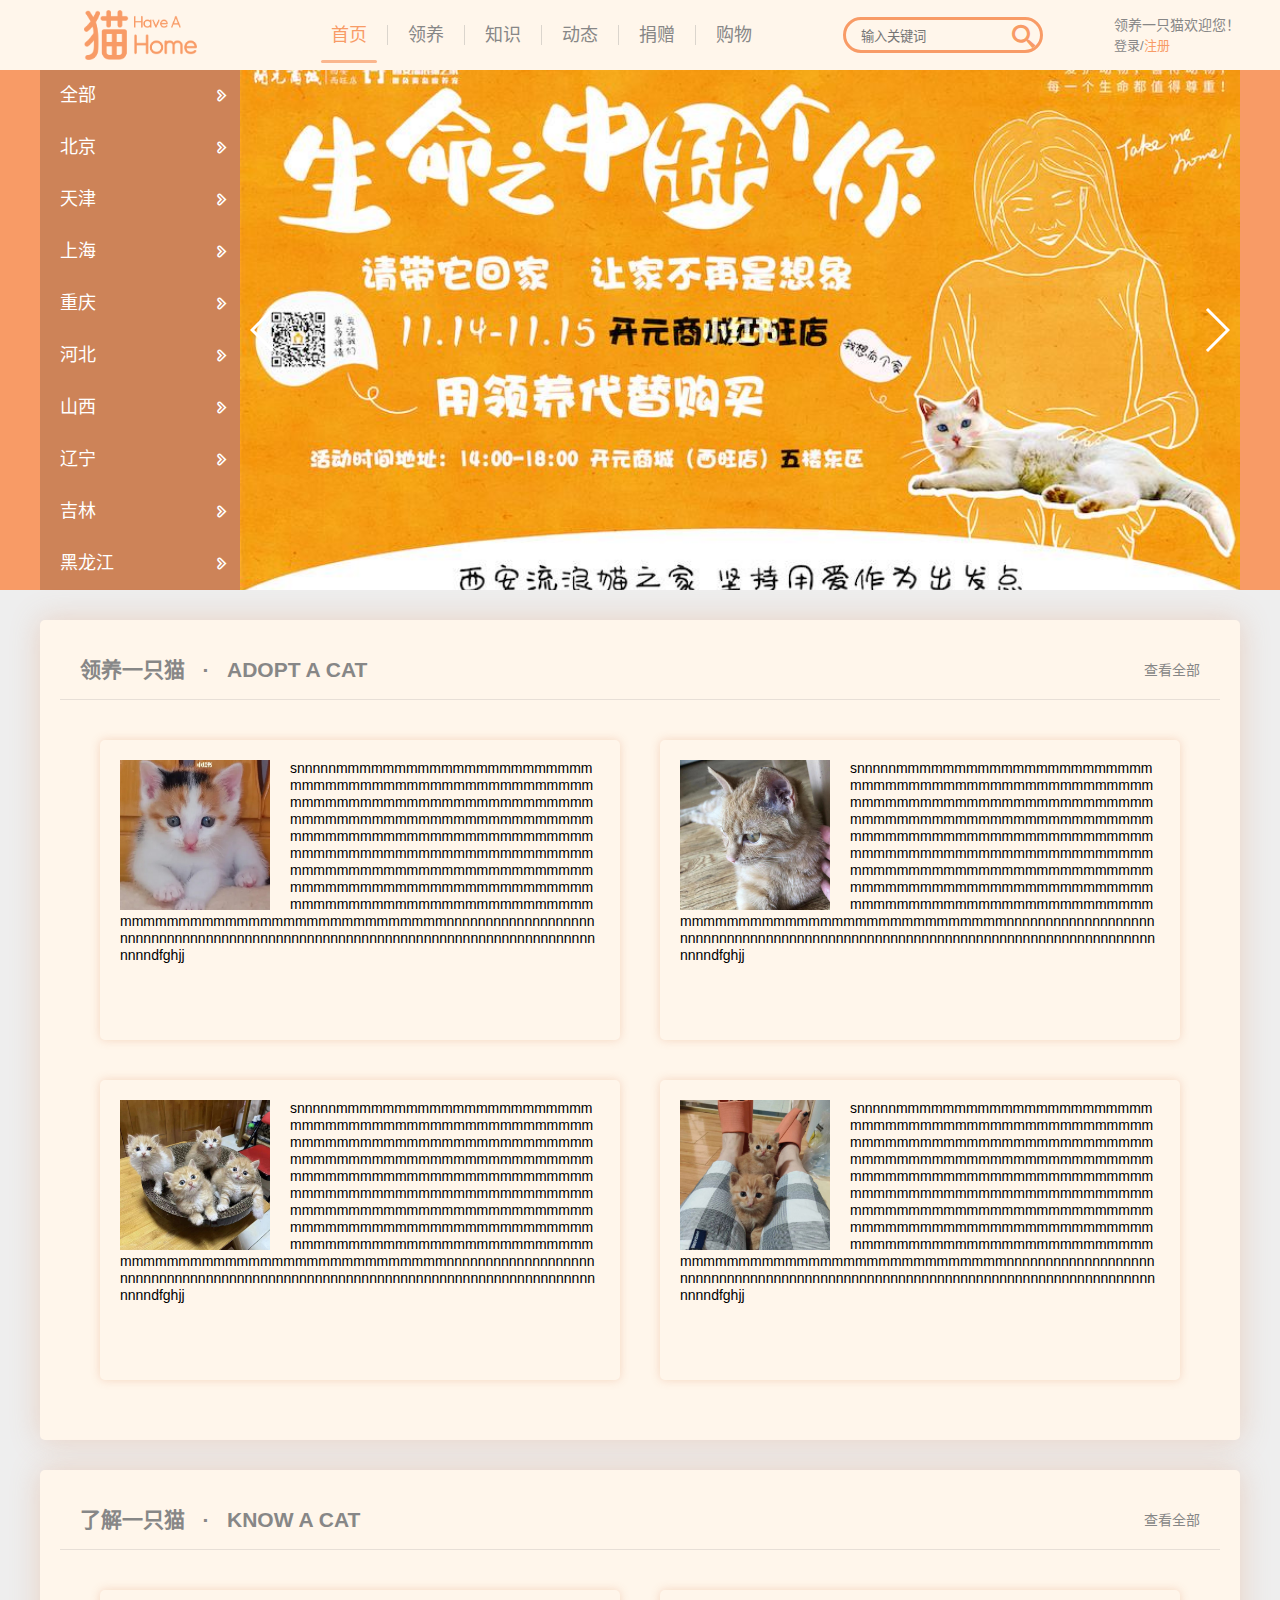
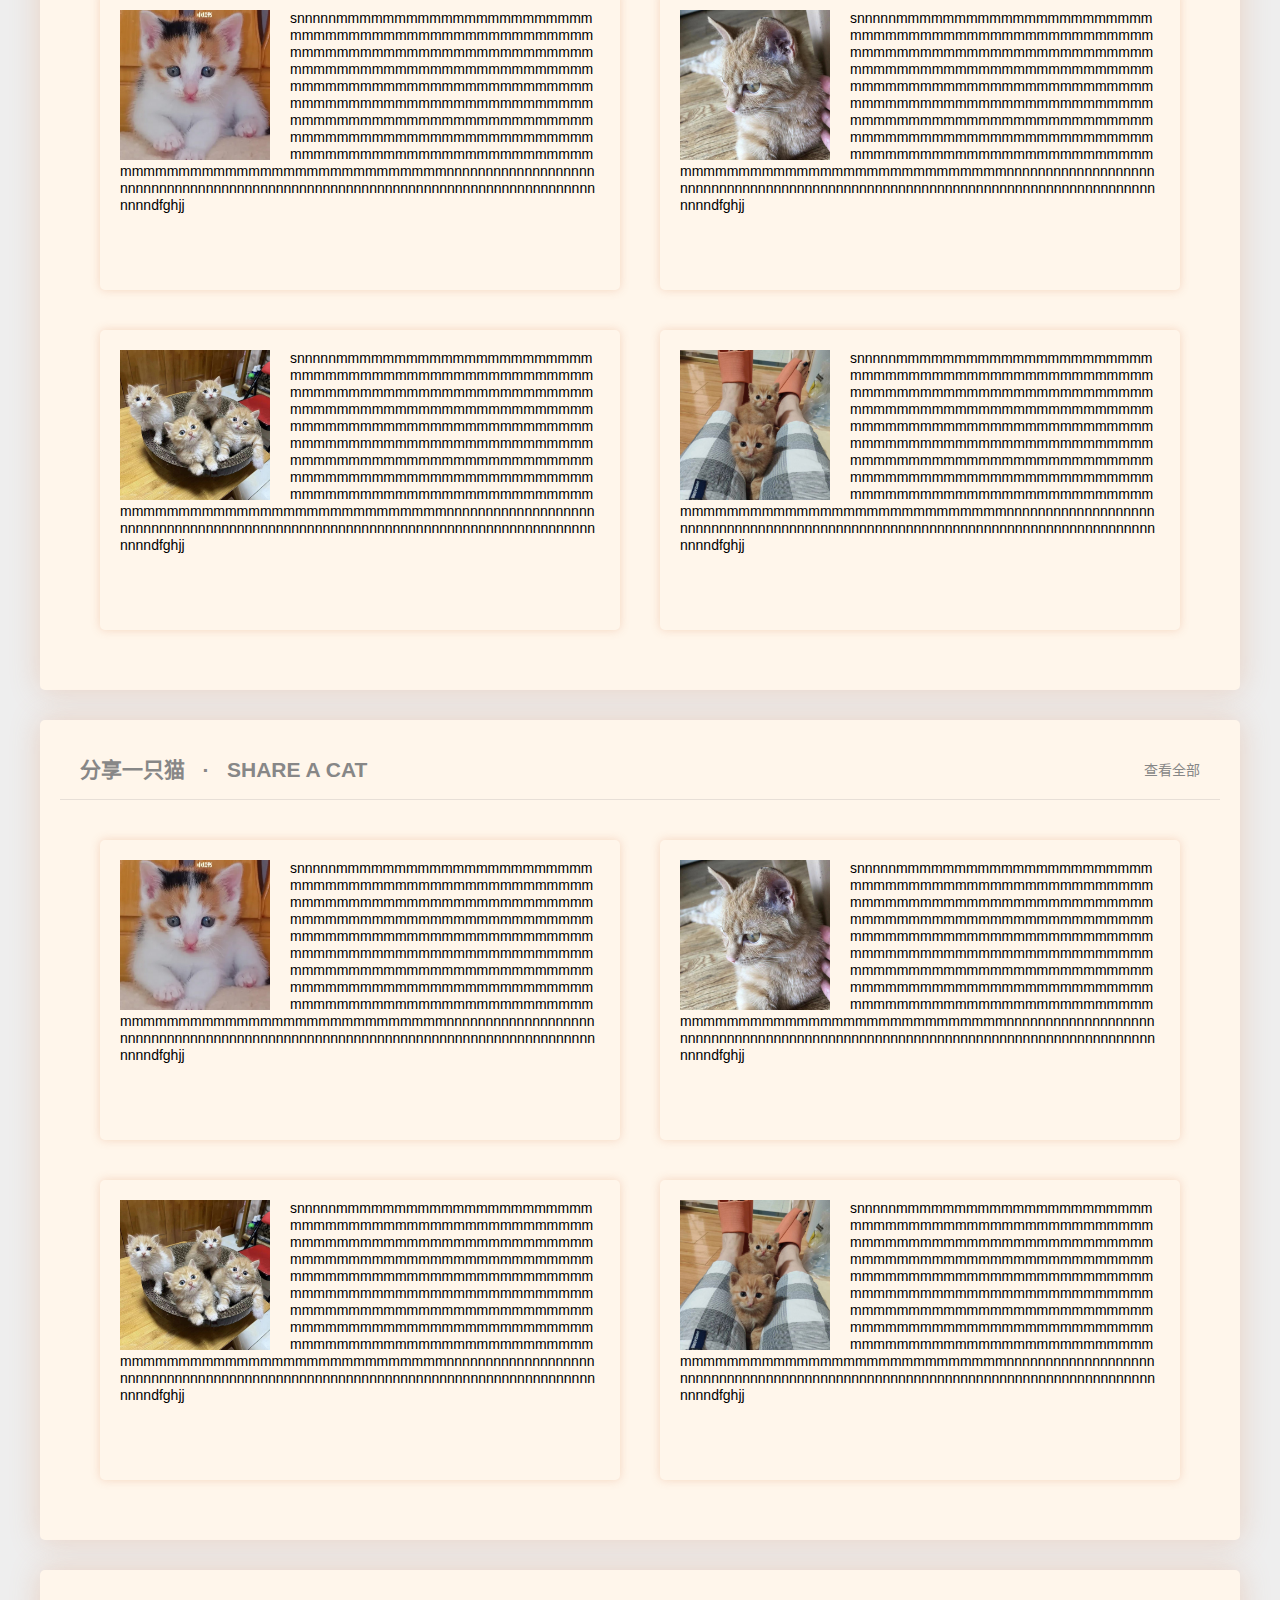
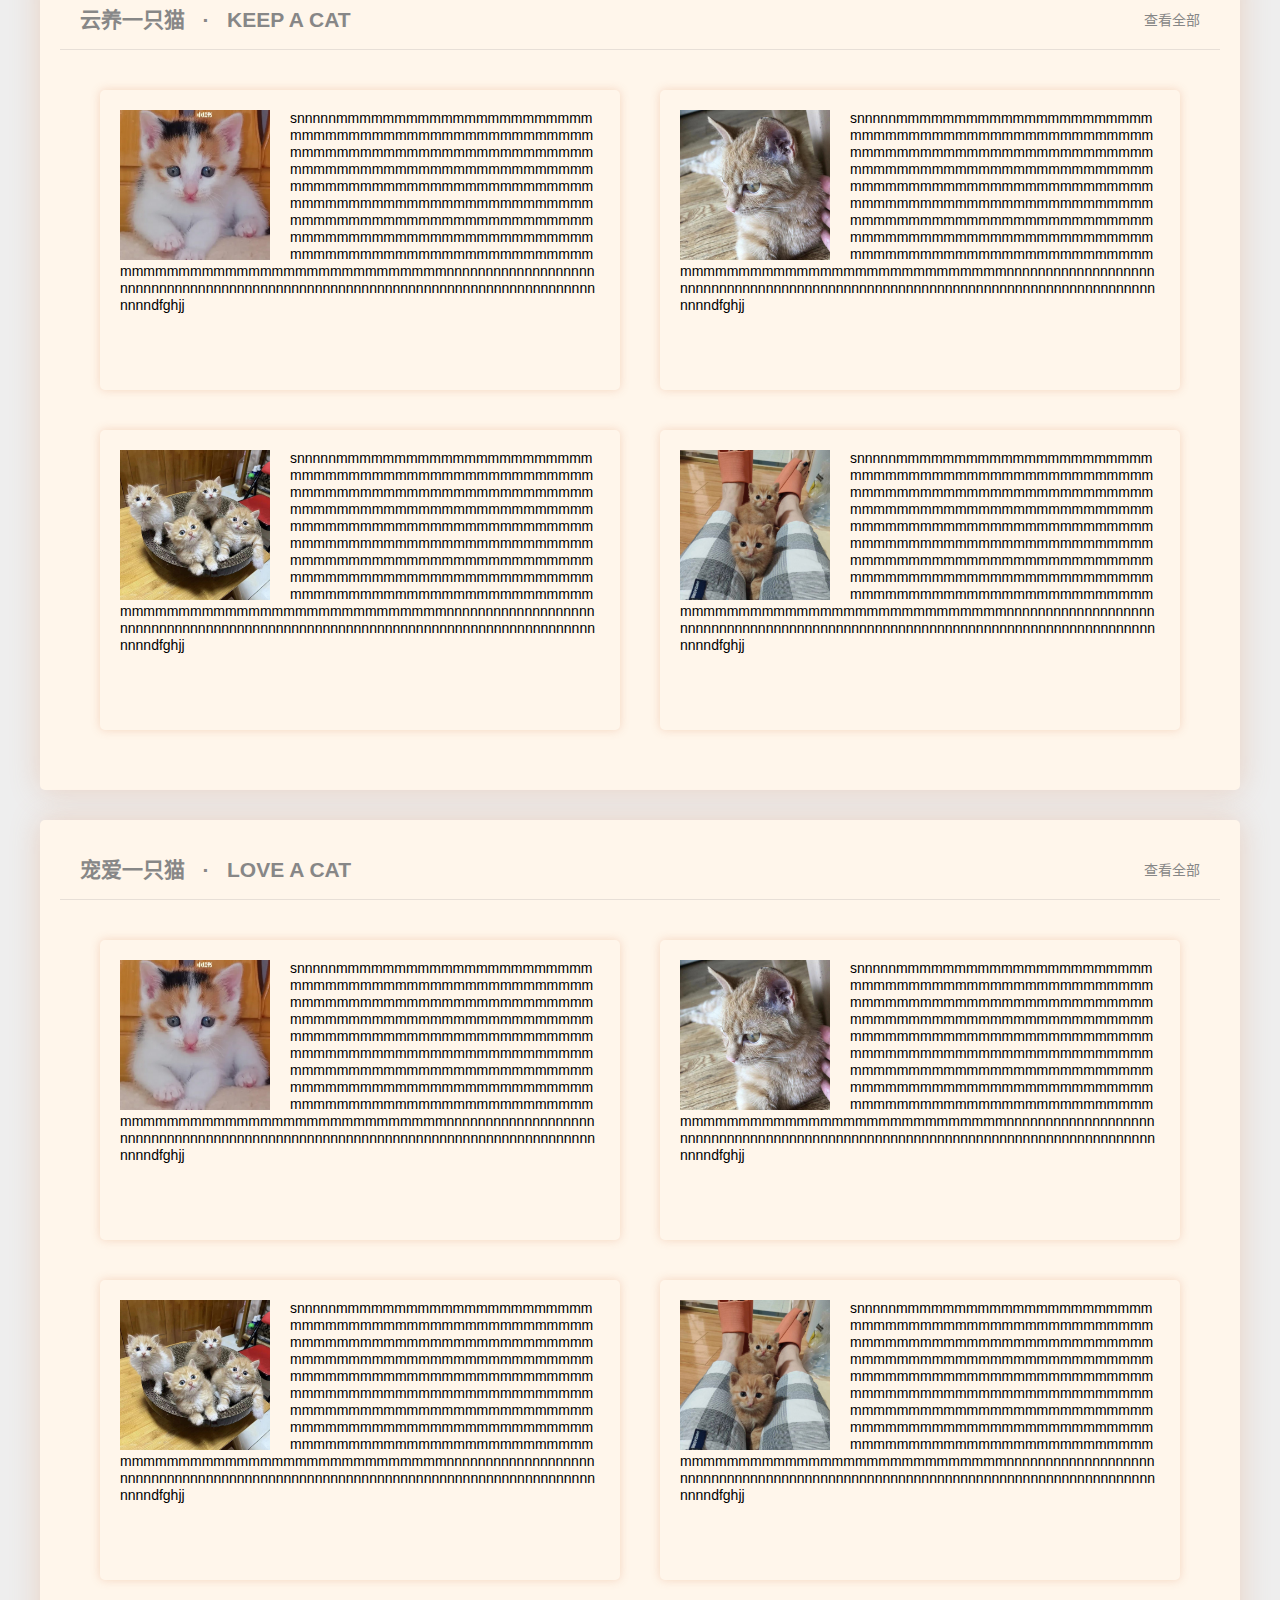
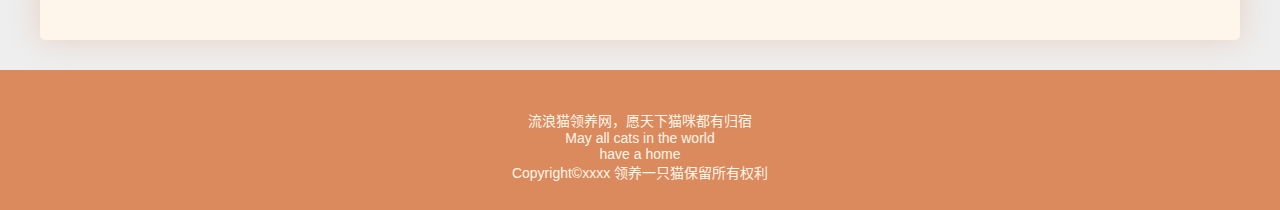
<file: html/index.html>
<!DOCTYPE html>
<html lang="zh-CN">

<head>
    <meta charset="UTF-8">
    <meta http-equiv="X-UA-Compatible" content="IE=edge">
    <meta name="viewport" content="width=device-width, initial-scale=1.0">
    <title>领养一只猫-流浪猫领养网，愿天下猫咪都有归宿</title>
    <meta name="description" content="领养一只猫-流浪猫领养网站，提供流浪猫领养服务，愿您和猫咪顺利相遇！">
    <meta name="keywords" content="流浪猫领养,免费领养,流浪猫救助中心,养猫,猫粮,宠物">
    <link rel="shortcut icon" href="../images/catlogo_favicon.ico">
    <link rel="stylesheet" href="../css/base.css">
    <link rel="stylesheet" href="../css/common.css">
    <link rel="stylesheet" href="../css/style.css">
    <link rel="stylesheet" href="../css/swiper.min.css">

    <!-- Demo styles -->
    <style>
        html,
        body {
            position: relative;
            height: 100%;
        }

        body {
            background: #eee;
            font-family: Helvetica Neue, Helvetica, Arial, sans-serif;
            font-size: 14px;
            color: #000;
            margin: 0;
            padding: 0;
        }

        .swiper-container {
            width: 100%;
            height: 100%;
        }

        .swiper-slide {
            background-position: center;
            background-size: cover;
        }
    </style>
</head>

<body>
    <!-- header头部 -->
    <div class="headerbg">
        <div class="header w">
            <!-- logo -->
            <div class="logo">
                <h1><a href="index.html" title="领养一只猫">领养一只猫</a></h1>
            </div>
            <!-- 导航栏 -->
            <div class="nav">
                <ul class="clearfix">
                    <li>
                        <a href="#" class="colorcom" data-id="0">首页</a>
                        <div class="line"></div>
                    </li>
                    <li></li>
                    <li>
                        <a href="#" data-id="1">领养</a>
                    </li>
                    <li></li>
                    <li>
                        <a href="#" data-id="2">知识</a>
                    </li>
                    <li></li>
                    <li>
                        <a href="#" data-id="3">动态</a>
                    </li>
                    <li></li>
                    <li>
                        <a href="#" data-id="4">捐赠</a>
                    </li>
                    <li></li>
                    <li>
                        <a href="#" data-id="5">购物</a>
                    </li>
                </ul>
            </div>
            <!-- 搜索框 -->
            <div class="search">
                <input type="search" placeholder="输入关键词">
                <button></button>
            </div>
            <!-- 用户 -->
            <div class="user">
                <!-- <a href="#">
                    <img src="../images/user.png" alt="">
                    <div>username</div>
                </a> -->
                <ul>
                    <li>领养一只猫欢迎您！</li>
                    <li><a href="#">登录</a>/<a href="#" class="colorcom">注册</a>
                    </li>
                </ul>
            </div>
        </div>
    </div>

    <!-- focus版图 -->
    <div class="focus">
        <div class="w focus_content">
            <!-- 左侧地区选择导航栏 -->
            <div class="subnav">
                <ul>
                    <li><a href="#">全部</a></li>
                    <li><a href="#">北京</a></li>
                    <li><a href="#">天津</a></li>
                    <li><a href="#">上海</a></li>
                    <li><a href="#">重庆</a></li>
                    <li><a href="#">河北</a></li>
                    <li><a href="#">山西</a></li>
                    <li><a href="#">辽宁</a></li>
                    <li><a href="#">吉林</a></li>
                    <li><a href="#">黑龙江</a></li>
                    <li><a href="#">江苏</a></li>
                    <li><a href="#">浙江</a></li>
                    <li><a href="#">安徽</a></li>
                    <li><a href="#">福建</a></li>
                    <li><a href="#">江西</a></li>
                    <li><a href="#">山东</a></li>
                    <li><a href="#">河南</a></li>
                    <li><a href="#">湖北</a></li>
                    <li><a href="#">湖南</a></li>
                    <li><a href="#">广东</a></li>
                    <li><a href="#">海南</a></li>
                    <li><a href="#">四川</a></li>
                    <li><a href="#">贵州</a></li>
                    <li><a href="#">云南</a></li>
                    <li><a href="#">陕西</a></li>
                    <li><a href="#">甘肃</a></li>
                    <li><a href="#">青海</a></li>
                    <li><a href="#">台湾</a></li>
                    <li><a href="#">内蒙古</a></li>
                    <li><a href="#">广西</a></li>
                    <li><a href="#">西藏</a></li>
                    <li><a href="#">宁夏</a></li>
                    <li><a href="#">新疆</a></li>
                    <li><a href="#">香港</a></li>
                    <li><a href="#">澳门</a></li>
                </ul>
            </div>
            <!-- 右侧广告位轮播图 -->
            <div class="focus_promo">
                <!-- 
                切换导航
                <div class="imgnav_box">
                    <ul class="img_nav">
                        <li class="active" data-id="0"></li>
                        <li data-id="1"></li>
                        <li data-id="2"></li>
                        <li data-id="3"></li>
                        <li data-id="4"></li>
                    </ul>
                </div>

                <img src="../upload/poster.jpeg" alt="">

                左侧按钮
                <button class="prev"></button>
                右侧按钮
                <button class="next"></button>
                 -->

                <!-- Swiper -->
                <div class="swiper-container">
                    <div class="swiper-wrapper">
                        <div class="swiper-slide" style="background-image:url(../upload/poster.jpeg)"></div>
                        <div class="swiper-slide" style="background-image:url(../upload/poster2.jpg)"></div>
                        <div class="swiper-slide" style="background-image:url(../upload/poster3.jpg)"></div>
                        <div class="swiper-slide" style="background-image:url(../upload/poster4.jpeg)"></div>
                        <div class="swiper-slide" style="background-image:url(../upload/poster5.jpeg)"></div>
                    </div>
                    <!-- Add Pagination -->
                    <div class="swiper-pagination swiper-pagination-white"></div>
                    <!-- Add Arrows -->
                    <div class="swiper-button-next swiper-button-white"></div>
                    <div class="swiper-button-prev swiper-button-white"></div>
                </div>


            </div>


        </div>
    </div>


    <!-- 右侧导航栏 -->
    <div class="rightnav">
        <ul class="rightnav_ul">
            <li>
                <a href="javascript:;" data-name="adopt">领养</a>
            </li>
            <li>
                <a href="javascript:;" data-name="knowledge">知识</a>
            </li>
            <li>
                <a href="javascript:;" data-name="share">动态</a>
            </li>
            <li>
                <a href="javascript:;" data-name="donate">捐赠</a>
            </li>
            <li>
                <a href="javascript:;" data-name="buy">购物</a>
            </li>
            <li>
                <a href="javascript:;" id="backTop">顶部</a>
            </li>
        </ul>
    </div>

    <!-- adopt 领养信息-->
    <div class="adopt w" id="adopt">
        <div class="adopt_head">
            <h2>领养一只猫&nbsp;&nbsp;&nbsp;·&nbsp;&nbsp;&nbsp;ADOPT A CAT</h2>
            <a href="./adopt.html">查看全部</a>
        </div>
        <div class="adopt_content">
            <ul class="clearfix">
            </ul>
        </div>
    </div>

    <!-- knowledge知识 -->
    <div class="knowledge w" id="knowledge">
        <div class="knowledge_head">
            <h2>了解一只猫&nbsp;&nbsp;&nbsp;·&nbsp;&nbsp;&nbsp;KNOW A CAT</h2>
            <a href="#">查看全部</a>
        </div>
        <div class="knowledge_content">
            <!-- <ul class="clearfix">
            </ul> -->
        </div>
    </div>

    <!-- share 动态 -->
    <div class="share w" id="share">
        <div class="share_head">
            <h2>分享一只猫&nbsp;&nbsp;&nbsp;·&nbsp;&nbsp;&nbsp;SHARE A CAT</h2>
            <a href="#">查看全部</a>
        </div>
        <div class="share_content">
            <!-- <ul class="clearfix">
            </ul> -->
        </div>
    </div>

    <!-- donate 捐赠 -->
    <div class="donate w" id="donate">
        <div class="donate_head">
            <h2>云养一只猫&nbsp;&nbsp;&nbsp;·&nbsp;&nbsp;&nbsp;KEEP A CAT</h2>
            <a href="#">查看全部</a>
        </div>
        <div class="donate_content">
            <!-- <ul class="clearfix">
            </ul> -->
        </div>
    </div>

    <!-- buy 购物 -->
    <div class="buy w" id="buy">
        <div class="buy_head">
            <h2>宠爱一只猫&nbsp;&nbsp;&nbsp;·&nbsp;&nbsp;&nbsp;LOVE A CAT</h2>
            <a href="#">查看全部</a>
        </div>
        <div class="buy_content">
            <!-- <ul class="clearfix">
            </ul> -->
        </div>
    </div>
    <!-- footer -->
    <footer class="footer">
        <div class="w">
            <p>流浪猫领养网，愿天下猫咪都有归宿<br>
                May all cats in the world<br>
                have a home<br>
                Copyright&copy;xxxx 领养一只猫保留所有权利
            </p>
        </div>
    </footer>
    <script type="text/javascript" src="../js/addContent.js"></script>


    <script src="../js/swiper.min.js"></script>
    <script>
        var swiper = new Swiper('.swiper-container', {
            pagination: '.swiper-pagination',
            paginationClickable: '.swiper-pagination',
            nextButton: '.swiper-button-next',
            prevButton: '.swiper-button-prev',
            spaceBetween: 30,
            effect: 'fade',
            loop: true,
            autoplay: 1000,
            autoplayDisableOnInteraction: false,
        });
    </script>
</body>

</html>
</file>
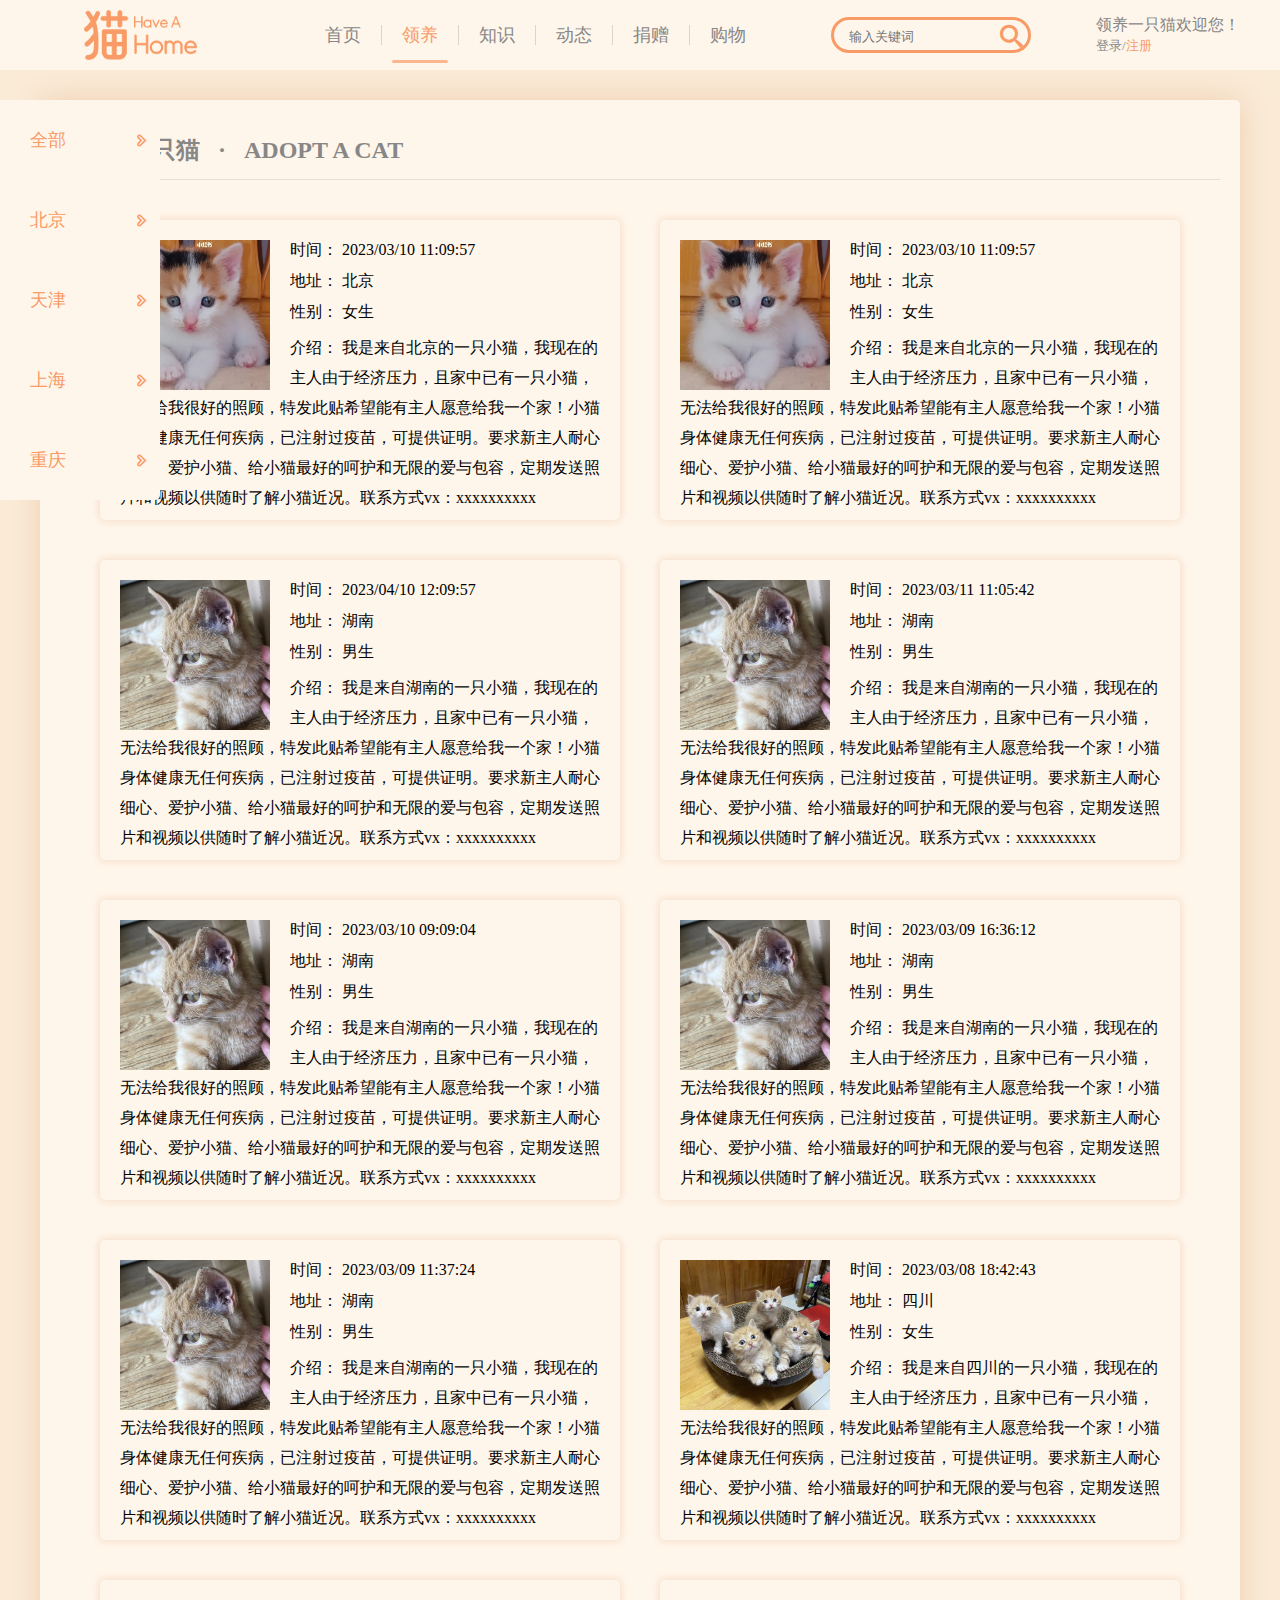
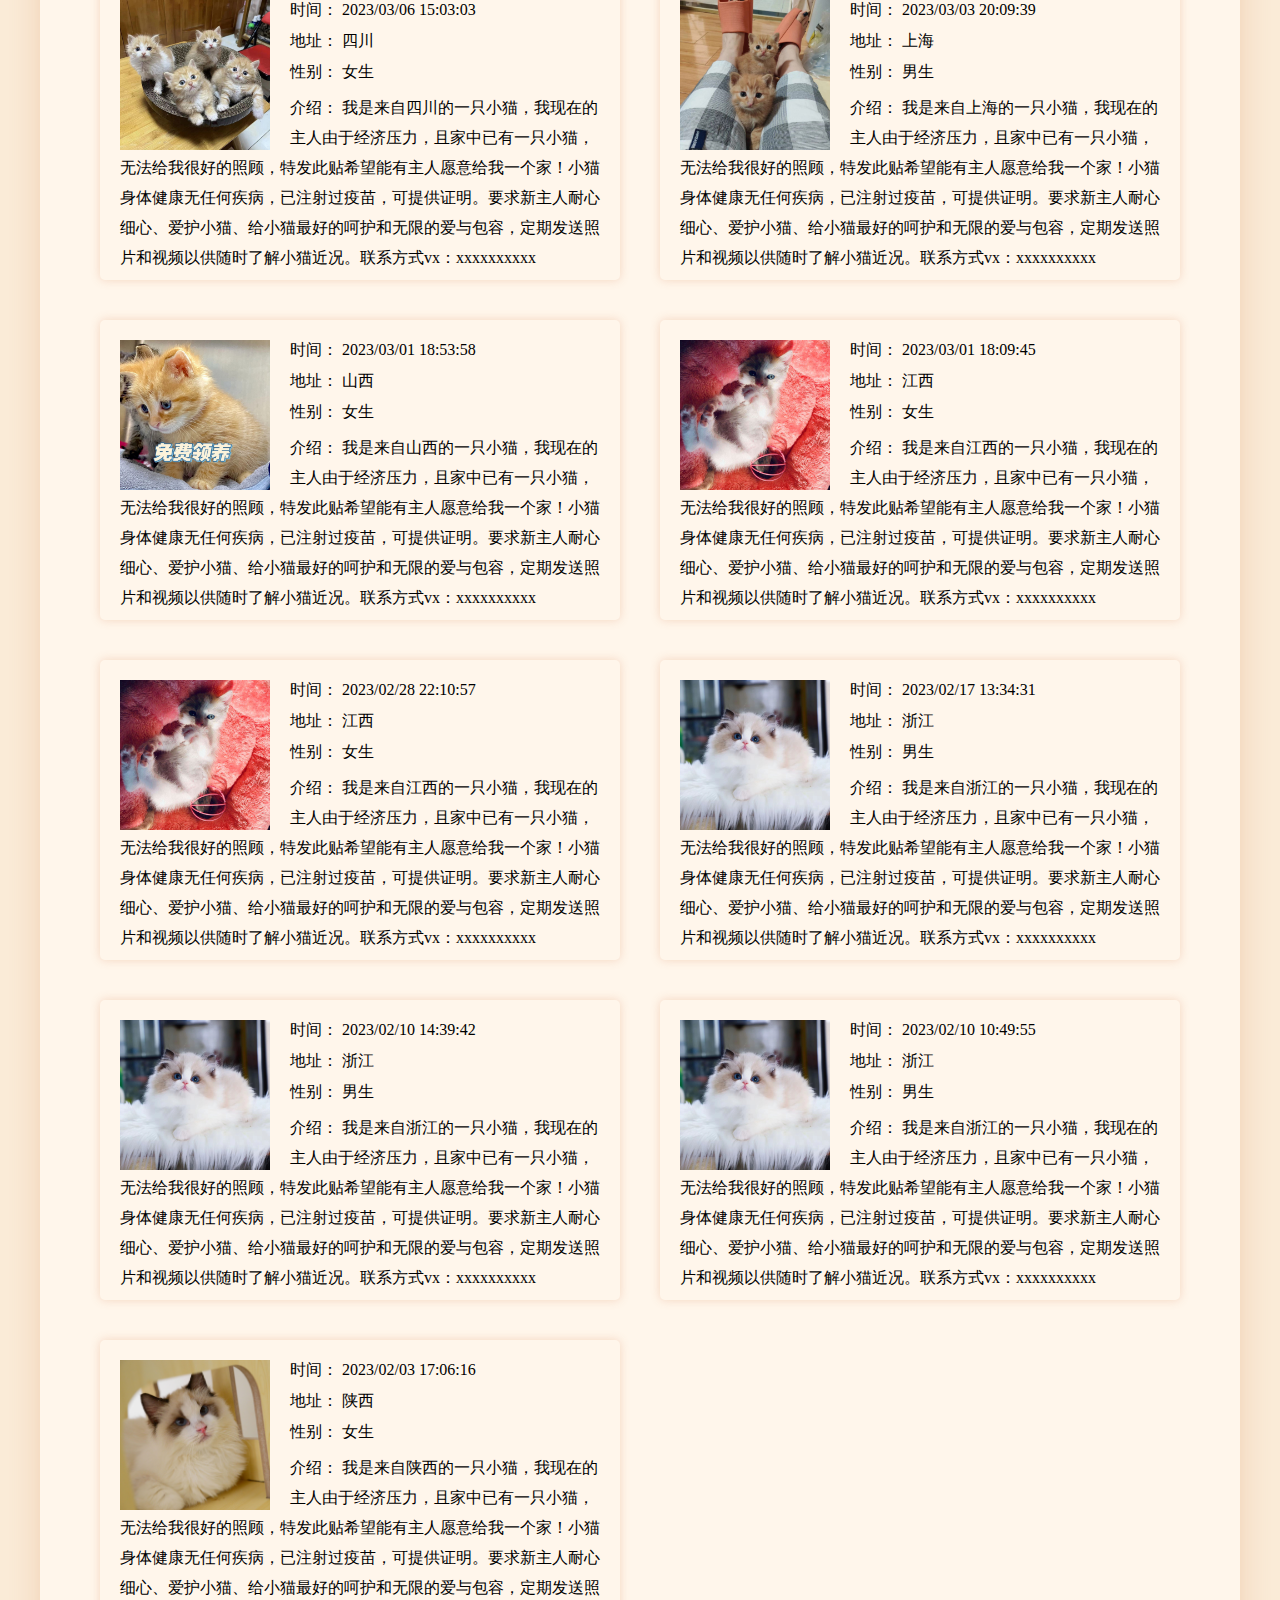
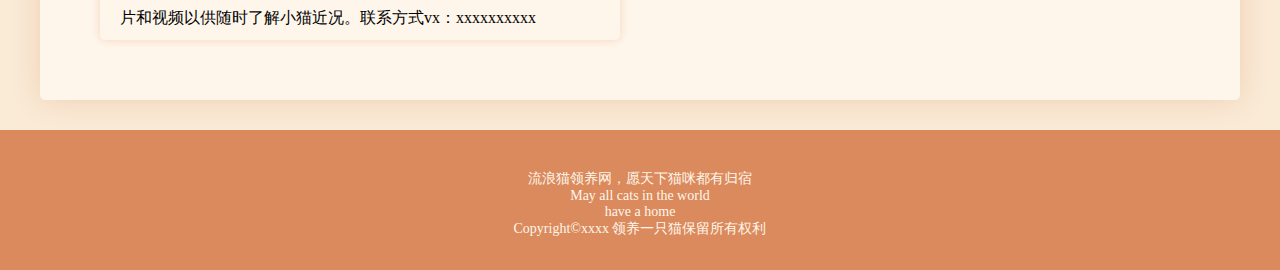
<file: html/adopt.html>
<!DOCTYPE html>
<html lang="en">

<head>
    <meta charset="UTF-8">
    <meta http-equiv="X-UA-Compatible" content="IE=edge">
    <meta name="viewport" content="width=device-width, initial-scale=1.0">
    <title>领养一只猫-流浪猫领养网，愿天下猫咪都有归宿</title>
    <meta name="description" content="领养一只猫-流浪猫领养网站，提供流浪猫领养服务，愿您和猫咪顺利相遇！">
    <meta name="keywords" content="流浪猫领养,免费领养,流浪猫救助中心,养猫,猫粮,宠物">
    <link rel="shortcut icon" href="../images/catlogo_favicon.ico">
    <link rel="stylesheet" href="../css/base.css">
    <link rel="stylesheet" href="../css/common.css">
    <link rel="stylesheet" href="../css/style.css">
    <link rel="stylesheet" href="../css/adopt.css">
</head>

<body>
    <!-- header头部 -->
    <div class="headerbg">
        <div class="header w">
            <!-- logo -->
            <div class="logo">
                <h1><a href="index.html" title="领养一只猫">领养一只猫</a></h1>
            </div>
            <!-- 导航栏 -->
            <div class="nav">
                <ul class="clearfix">
                    <li>
                        <a href="#" data-id="0">首页</a>
                    </li>
                    <li></li>
                    <li>
                        <a href="#" class="colorcom" data-id="1">领养</a>
                        <div class="line"></div>
                    </li>
                    <li></li>
                    <li>
                        <a href="#" data-id="2">知识</a>
                    </li>
                    <li></li>
                    <li>
                        <a href="#" data-id="3">动态</a>
                    </li>
                    <li></li>
                    <li>
                        <a href="#" data-id="4">捐赠</a>
                    </li>
                    <li></li>
                    <li>
                        <a href="#" data-id="5">购物</a>
                    </li>
                </ul>
            </div>
            <!-- 搜索框 -->
            <div class="search">
                <input type="search" placeholder="输入关键词">
                <button></button>
            </div>
            <!-- 用户 -->
            <div class="user">
                <!-- <a href="#">
                    <img src="../images/user.png" alt="">
                    <div>username</div>
                </a> -->
                <ul>
                    <li>领养一只猫欢迎您！</li>
                    <li><a href="#">登录</a>/<a href="#" class="colorcom">注册</a>
                    </li>
                </ul>
            </div>
        </div>
    </div>

    <div class="w adopt_detail">
        <!-- 左侧地区选择导航栏 -->
        <div class="subnav">
            <ul>
                <li><a href="#" data-id="0">全部</a></li>
                <li><a href="#" data-id="1">北京</a></li>
                <li><a href="#" data-id="2">天津</a></li>
                <li><a href="#" data-id="3">上海</a></li>
                <li><a href="#" data-id="4">重庆</a></li>
                <li><a href="#" data-id="5">河北</a></li>
                <li><a href="#" data-id="6">山西</a></li>
                <li><a href="#" data-id="7">辽宁</a></li>
                <li><a href="#" data-id="8">吉林</a></li>
                <li><a href="#" data-id="9">黑龙江</a></li>
                <li><a href="#" data-id="10">江苏</a></li>
                <li><a href="#" data-id="11">浙江</a></li>
                <li><a href="#" data-id="12">安徽</a></li>
                <li><a href="#" data-id="13">福建</a></li>
                <li><a href="#" data-id="14">江西</a></li>
                <li><a href="#" data-id="15">山东</a></li>
                <li><a href="#" data-id="16">河南</a></li>
                <li><a href="#" data-id="17">湖北</a></li>
                <li><a href="#" data-id="18">湖南</a></li>
                <li><a href="#" data-id="19">广东</a></li>
                <li><a href="#" data-id="20">海南</a></li>
                <li><a href="#" data-id="21">四川</a></li>
                <li><a href="#" data-id="22">贵州</a></li>
                <li><a href="#" data-id="23">云南</a></li>
                <li><a href="#" data-id="24">陕西</a></li>
                <li><a href="#" data-id="25">甘肃</a></li>
                <li><a href="#" data-id="26">青海</a></li>
                <li><a href="#" data-id="27">台湾</a></li>
                <li><a href="#" data-id="28">内蒙古</a></li>
                <li><a href="#" data-id="29">广西</a></li>
                <li><a href="#" data-id="30">西藏</a></li>
                <li><a href="#" data-id="31">宁夏</a></li>
                <li><a href="#" data-id="32">新疆</a></li>
                <li><a href="#" data-id="33">香港</a></li>
                <li><a href="#" data-id="34">澳门</a></li>
            </ul>
        </div>
        <div class="adopt w" id="adopt">
            <div class="adopt_head">
                <h2>领养一只猫&nbsp;&nbsp;&nbsp;·&nbsp;&nbsp;&nbsp;ADOPT A CAT</h2>
                <!-- <a href="./adopt.html">查看全部</a> -->
            </div>
            <div class="adopt_content">
                <ul class="clearfix">
                </ul>
            </div>
        </div>
    </div>
    <footer class="footer">
        <div class="w">
            <p>流浪猫领养网，愿天下猫咪都有归宿<br>
                May all cats in the world<br>
                have a home<br>
                Copyright&copy;xxxx 领养一只猫保留所有权利
            </p>
        </div>
    </footer>
    <script type="text/javascript" src="../js/adopt.js"></script>

</body>

</html>
</file>
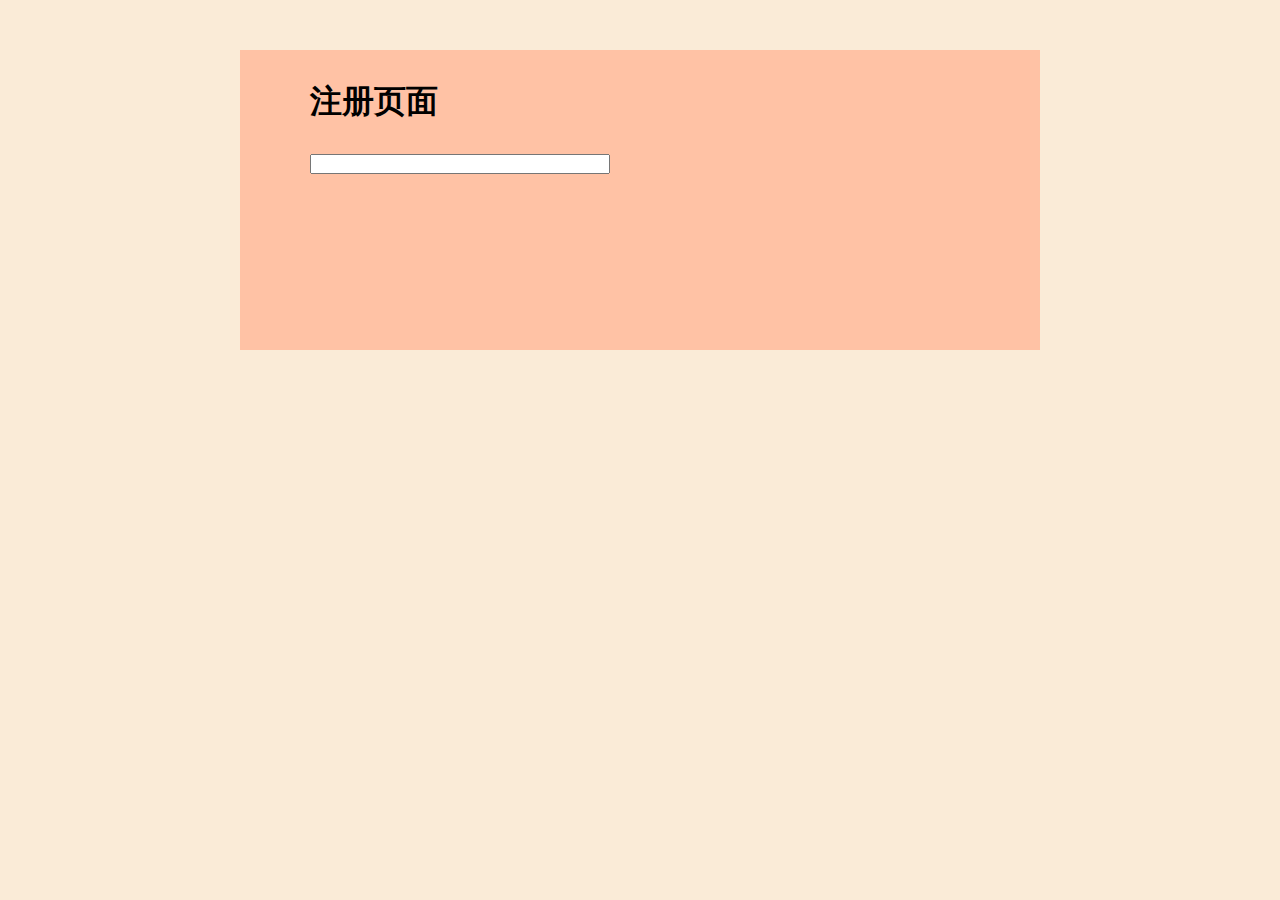
<file: html/check.html>
<!DOCTYPE html>
<html lang="en">

<head>
    <meta charset="UTF-8">
    <meta http-equiv="X-UA-Compatible" content="IE=edge">
    <meta name="viewport" content="width=device-width, initial-scale=1.0">
    <link rel="stylesheet" href="../css/base.css">
    <link rel="stylesheet" href="../css/common.css">
    <link rel="stylesheet" href="../css/style.css">
    <title>Document</title>
</head>

<body>
    <div class="input">
        <h1 class="check_h1">注册页面</h1>
        <input type="text" class="check_input">
        <span class="check_prompt"></span>
    </div>
    <script type="text/javascript" src="../js/check.js"></script>

</body>

</html>
</file>
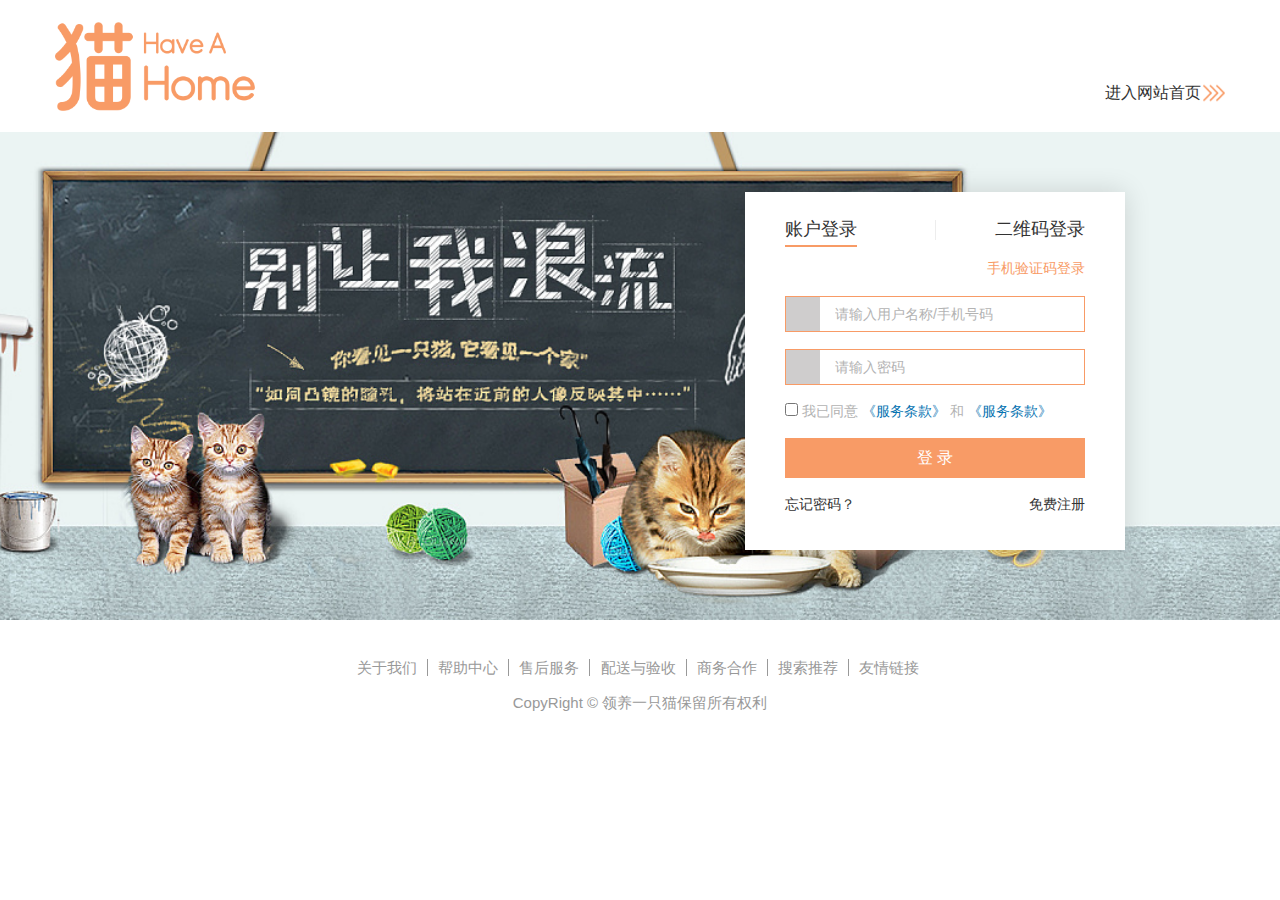
<file: html/login.html>
<!DOCTYPE html>
<html lang="en">

<head>
  <meta charset="UTF-8">
  <title>领养一只猫-流浪猫领养网，愿天下猫咪都有归宿</title>
  <meta http-equiv="X-UA-Compatible" content="IE=edge">
  <meta name="renderer" content="webkit">
  <link rel="shortcut icon" href="../images/catlogo_favicon.ico">
  <link rel="stylesheet" href="../css/common (2).css">
  <link rel="stylesheet" href="../css/login.css">
  <link rel="stylesheet" href="https://at.alicdn.com/t/font_2143783_iq6z4ey5vu.css">
</head>

<body>
  <!-- 登录头部 -->
  <div class="lyw-login-header">
    <h1 class="logo"></h1>
    <a class="home" href="./index.html">进入网站首页</a>
  </div>
  <!-- 登录内容 -->
  <div class="lyw-login-main">
    <div class="wrapper">
      <form action="" autocomplete="off">
        <div class="box">
          <div class="tab-nav">
            <a href="javascript:;" class="active" data-id="0">账户登录</a>
            <a href="javascript:;" data-id="1">二维码登录</a>
          </div>
          <div class="tab-pane">
            <div class="link">
              <a href="javascript:;">手机验证码登录</a>
            </div>
            <div class="input">
              <span class="iconfont icon-zhanghao"></span>
              <input required type="text" placeholder="请输入用户名称/手机号码" name="username">
            </div>
            <div class="input">
              <span class="iconfont icon-suo"></span>
              <input required type="password" placeholder="请输入密码" name="password">
            </div>
            <div class="agree">
              <label for="my-checkbox">
                <input type="checkbox" value="1" id="my-checkbox" class="remember" name="agree">
                <span class="iconfont icon-xuanze"></span>
              </label>
              我已同意 <a href="javascript:;">《服务条款》</a href="javascript:;"> 和 <a>《服务条款》</a>
            </div>
            <div class="button clearfix">
              <button type="submit" class="dl">登 录</button>
              <!-- <a class="dl" href="./center.html">登 录</a> -->
              <a class="fl" href="./forget.html">忘记密码？</a>
              <a class="fr" href="./register.html">免费注册</a>
            </div>
          </div>
          <div class="tab-pane" style="display: none;">
            <img class="code" src="../images/code.png" alt="">
          </div>
        </div>
      </form>
    </div>
  </div>
  <!-- 登录底部 -->
  <div class="lyw-login-footer">
    <!-- 版权信息 -->
    <div class="copyright">
      <p>
        <a href="javascript:;">关于我们</a>
        <a href="javascript:;">帮助中心</a>
        <a href="javascript:;">售后服务</a>
        <a href="javascript:;">配送与验收</a>
        <a href="javascript:;">商务合作</a>
        <a href="javascript:;">搜索推荐</a>
        <a href="javascript:;">友情链接</a>
      </p>
      <p>CopyRight &copy; 领养一只猫保留所有权利</p>
    </div>
  </div>
  <script type="text/javascript" src="../js/login.js"></script>

</body>

</html>
</file>
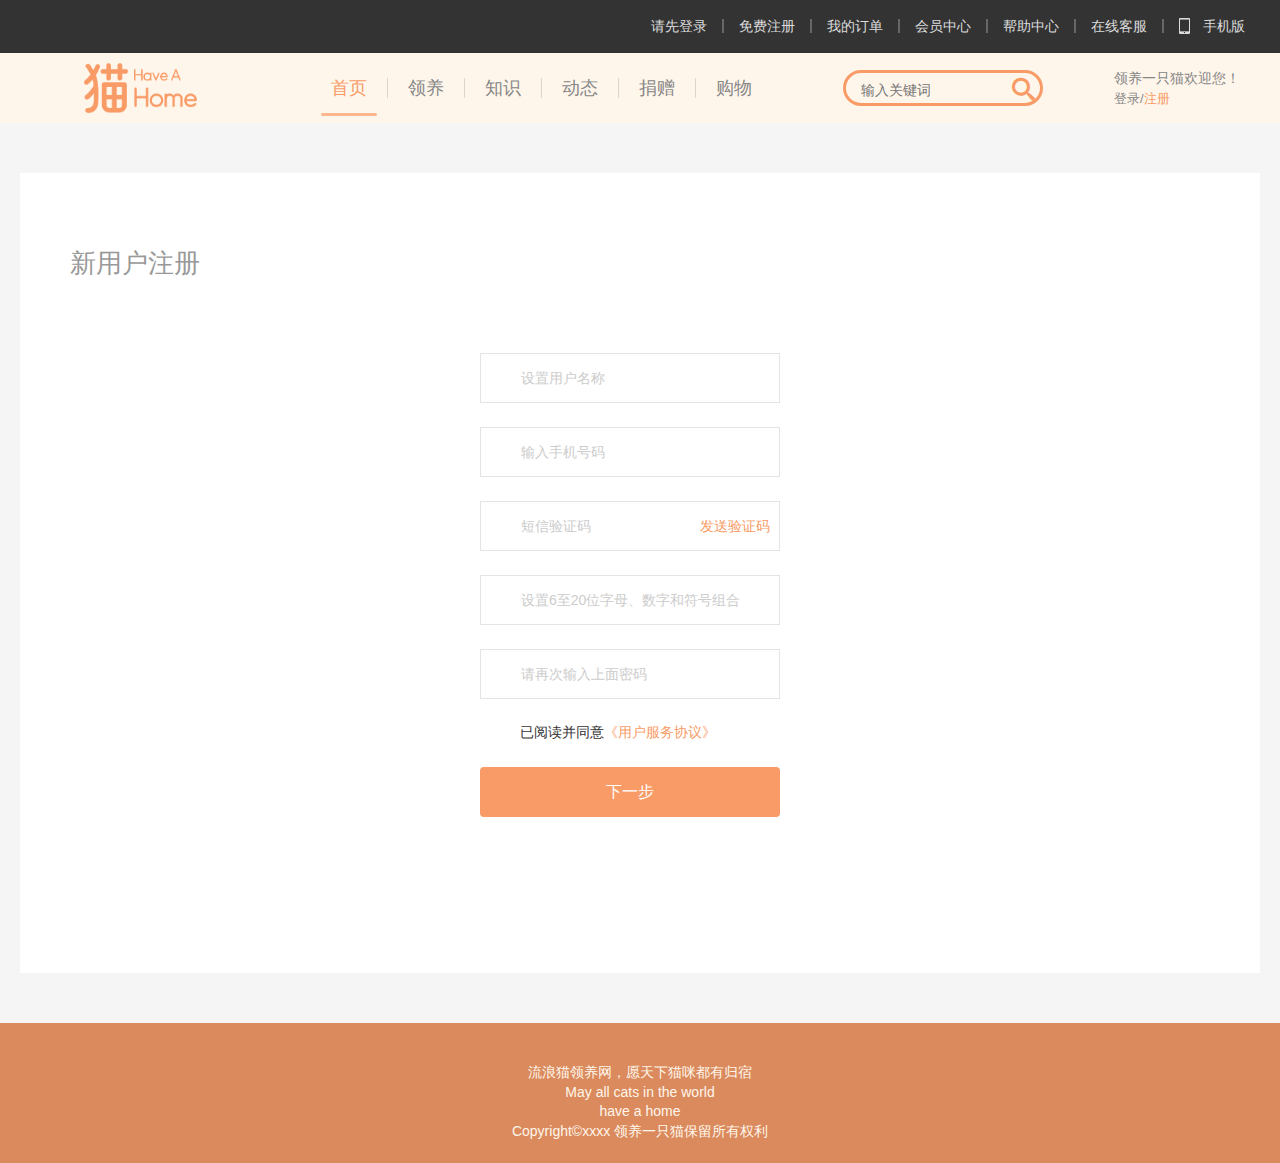
<file: html/register.html>
<!DOCTYPE html>
<html lang="en">

<head>
  <meta charset="UTF-8">
  <title>领养一只猫-流浪猫领养网，愿天下猫咪都有归宿</title>
  <meta http-equiv="X-UA-Compatible" content="IE=edge">
  <meta name="renderer" content="webkit">
  <link rel="shortcut icon" href="../images/catlogo_favicon.ico">
  <link rel="stylesheet" href="../css/common.css">
  <link rel="stylesheet" href="../css/common (2).css">
  <link rel="stylesheet" href="../css/register.css">
  <link rel="stylesheet" href="https://at.alicdn.com/t/font_2143783_iq6z4ey5vu.css">
  <link rel="stylesheet" href="../css/base.css">
  <link rel="stylesheet" href="../css/style.css">
</head>

<body>
  <!-- 项部导航 -->
  <div class="lyw_topnav">
    <div class="wrapper">
      <!-- 顶部导航 -->
      <ul class="lyw_navs">
        <li>
          <a href="../html/login.html">请先登录</a>
        </li>
        <li>
          <a href="../html/register.html">免费注册</a>
        </li>
        <li>
          <a href="../html/center-order.html">我的订单</a>
        </li>
        <li>
          <a href="../html/center.html">会员中心</a>
        </li>
        <li>
          <a href="javascript:;">帮助中心</a>
        </li>
        <li>
          <a href="javascript:;">在线客服</a>
        </li>
        <li>
          <a href="javascript:;">
            <i class="mobile sprites"></i>
            手机版
          </a>
        </li>
      </ul>
    </div>
  </div>
  <!-- header头部 -->
  <div class="headerbg">
    <div class="header w">
      <!-- logo -->
      <div class="logo">
        <h1><a href="./index.html" title="领养一只猫">领养一只猫</a></h1>
      </div>
      <!-- 导航栏 -->
      <div class="nav">
        <ul class="clearfix">
          <li>
            <a href="#" class="colorcom" data-id="0">首页</a>
            <div class="line"></div>
          </li>
          <li></li>
          <li>
            <a href="#" data-id="1">领养</a>
          </li>
          <li></li>
          <li>
            <a href="#" data-id="2">知识</a>
          </li>
          <li></li>
          <li>
            <a href="#" data-id="3">动态</a>
          </li>
          <li></li>
          <li>
            <a href="#" data-id="4">捐赠</a>
          </li>
          <li></li>
          <li>
            <a href="#" data-id="5">购物</a>
          </li>
        </ul>
      </div>
      <!-- 搜索框 -->
      <div class="search">
        <input type="search" placeholder="输入关键词">
        <button></button>
      </div>
      <!-- 用户 -->
      <div class="user">
        <!-- <a href="#">
                <img src="../images/user.png" alt="">
                <div>username</div>
            </a> -->
        <ul>
          <li>领养一只猫欢迎您！</li>
          <li><a href="#">登录</a>/<a href="#" class="colorcom">注册</a></li>
        </ul>
      </div>
    </div>
  </div>
  <div class="lyw-wrapper">
    <div class="container">
      <!-- 卡片 -->
      <div class="lyw-card">
        <h3>新用户注册</h3>
        <form class="lyw-form" autocomplete="off">
          <div data-prop="username" class="lyw-form-item">
            <span class="iconfont icon-zhanghao"></span>
            <input name="username" type="text" placeholder="设置用户名称">
            <span class="msg"></span>
          </div>
          <div data-prop="phone" class="lyw-form-item">
            <span class="iconfont icon-shouji"></span>
            <input name="phone" type="text" placeholder="输入手机号码  ">
            <span class="msg"></span>
          </div>
          <div data-prop="code" class="lyw-form-item">
            <span class="iconfont icon-zhibiaozhushibiaozhu"></span>
            <input name="code" type="text" placeholder="短信验证码">
            <span class="msg"></span>
            <a class="code" href="javascript:;">发送验证码</a>
          </div>
          <div data-prop="password" class="lyw-form-item">
            <span class="iconfont icon-suo"></span>
            <input name="password" type="password" placeholder="设置6至20位字母、数字和符号组合">
            <span class="msg"></span>
          </div>
          <div data-prop="confirm" class="lyw-form-item">
            <span class="iconfont icon-suo"></span>
            <input name="confirm" type="password" placeholder="请再次输入上面密码">
            <span class="msg"></span>
          </div>
          <div class="lyw-form-item pl50">
            <i class="iconfont icon-queren"></i>
            已阅读并同意<i>《用户服务协议》</i>
          </div>
          <div class="lyw-form-item">
            <button class="submit">下一步</button>
            <!-- <a class="submit" href="javascript:;">下一步</a> -->
          </div>
        </form>
      </div>
    </div>
  </div>
  <!-- 公共底部 -->
  <!-- footer -->
  <footer class="footer">
    <div class="w">
      <p>流浪猫领养网，愿天下猫咪都有归宿<br>
        May all cats in the world<br>
        have a home<br>
        Copyright&copy;xxxx 领养一只猫保留所有权利
      </p>
    </div>
  </footer>
  <script type="text/javascript" src="../js/register.js"></script>
</body>

</html>
</file>
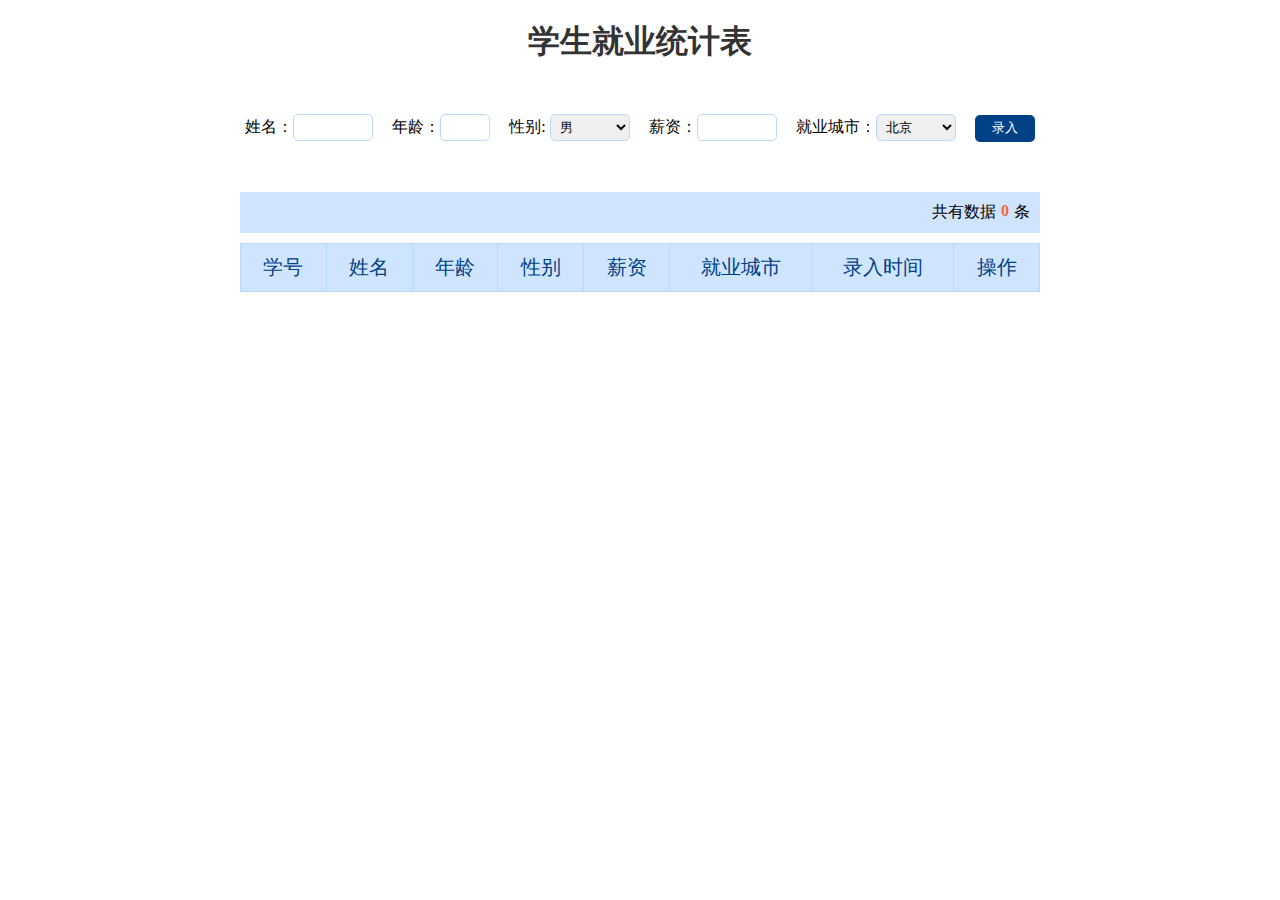
<file: html/学生信息表案例.html>
<!DOCTYPE html>
<html lang="en">

<head>
  <meta charset="UTF-8" />
  <meta name="viewport" content="width=device-width, initial-scale=1.0" />
  <meta http-equiv="X-UA-Compatible" content="ie=edge" />
  <title>学生信息管理</title>
  <link rel="stylesheet" href="../css/Information.css" />
</head>

<body>
  <h1>学生就业统计表</h1>
  <form class="info" autocomplete="off">
    姓名：<input type="text" class="uname" name="uname" />
    年龄：<input type="text" class="age" name="age" />
    性别:
    <select name="gender" class="gender">
      <option value="男">男</option>
      <option value="女">女</option>
    </select>
    薪资：<input type="text" class="salary" name="salary" />
    就业城市：<select name="city" class="city">
      <option value="北京">北京</option>
      <option value="上海">上海</option>
      <option value="广州">广州</option>
      <option value="深圳">深圳</option>
      <option value="曹县">曹县</option>
    </select>
    <button class="add">录入</button>
  </form>

  <div class="title">共有数据<span>0</span>条</div>
  <table>
    <thead>
      <tr>
        <th>学号</th>
        <th>姓名</th>
        <th>年龄</th>
        <th>性别</th>
        <th>薪资</th>
        <th>就业城市</th>
        <th>录入时间</th>
        <th>操作</th>
      </tr>
    </thead>
    <tbody>
      <!-- 
        <tr>
          <td>1001</td>
          <td>欧阳霸天</td>
          <td>19</td>
          <td>男</td>
          <td>15000</td>
          <td>上海</td>
          <td>
            <a href="javascript:">删除</a>
          </td>
        </tr> 
        -->
    </tbody>
  </table>
  <!-- <script>
    // 获取元素
    const uname = document.querySelector('.uname')
    const age = document.querySelector('.age')
    const gender = document.querySelector('.gender')
    const salary = document.querySelector('.salary')
    const city = document.querySelector('.city')
    const tbody = document.querySelector('tbody')
    // 获取所有带有name属性的 元素
    const items = document.querySelectorAll('[name]')
    // 声明一个空的数组， 增加和删除都是对这个数组进行操作
    const arr = []

    // 1. 录入模块
    // 1.1 表单提交事件
    const info = document.querySelector('.info')
    info.addEventListener('submit', function (e) {
      // 阻止默认行为  不跳转
      e.preventDefault()
      // console.log(11)

      // 这里进行表单验证  如果不通过，直接中断，不需要添加数据
      // 先遍历循环
      for (let i = 0; i < items.length; i++) {
        if (items[i].value === '') {
          return alert('输入内容不能为空')
        }
      }
      // 创建新的对象
      const obj = {
        stuId: arr.length + 1,
        uname: uname.value,
        age: age.value,
        gender: gender.value,
        salary: salary.value,
        city: city.value
      }
      // console.log(obj)
      // 追加给数组里面
      arr.push(obj)
      // console.log(arr)
      // 清空表单  重置 
      this.reset()
      // 调用渲染函数
      render()
    })


    // 2. 渲染函数 因为增加和删除都需要渲染
    function render() {
      // 先清空tbody 以前的行 ，把最新数组里面的数据渲染完毕 
      tbody.innerHTML = ''
      // 遍历arr数组
      for (let i = 0; i < arr.length; i++) {
        // 生成 tr 
        const tr = document.createElement('tr')
        tr.innerHTML = `
          <td>${arr[i].stuId}</td>
          <td>${arr[i].uname}</td>
          <td>${arr[i].age}</td>
          <td>${arr[i].gender}</td>
          <td>${arr[i].salary}</td>
          <td>${arr[i].city}</td>
          <td>
            <a href="javascript:" data-id=${i}>删除</a>
          </td>
        `
        // 追加元素  父元素.appendChild(子元素)
        tbody.appendChild(tr)
      }
    }


    // 3. 删除操作
    // 3.1 事件委托 tbody
    tbody.addEventListener('click', function (e) {
      if (e.target.tagName === 'A') {
        // 得到当前元素的自定义属性 data-id
        // console.log(e.target.dataset.id)
        // 删除arr 数组里面对应的数据
        arr.splice(e.target.dataset.id, 1)
        console.log(arr)
        // 从新渲染一次
        render()
      }
    })
  </script> -->
  <script>
    const initData = [
      {
        stuId: 1,
        uname: '迪丽热巴',
        age: 22,
        gender: '女',
        salary: '12000',
        city: '北京',
        time: '2099/9/9 08:08:08'
      }
    ]
    // localStorage.setItem('data', JSON.stringify(initData))
    const arr = JSON.parse(localStorage.getItem('data')) || []
    console.log(arr)
    const tbody = document.querySelector('tbody')
    function render() {
      const trArr = arr.map(function (ele, index) {
        return `
          <tr>
            <td>${ele.stuId}</td>
            <td>${ele.uname}</td>
            <td>${ele.age}</td>
            <td>${ele.gender}</td>
            <td>${ele.salary}</td>
            <td>${ele.city}</td>
            <td>${ele.time}</td>
            <td>
              <a href="javascript:" data-id="${index}">
                <i class="iconfont icon-shanchu"></i>
                删除
              </a>
            </td>
          </tr>
        `
      })
      console.log(trArr)
      tbody.innerHTML = trArr.join('')
      document.querySelector('.title span').innerHTML = arr.length
    }
    render()

    const info = document.querySelector('.info')
    const uname = document.querySelector('.uname')
    const age = document.querySelector('.age')
    const salary = document.querySelector('.salary')
    const gender = document.querySelector('.gender')
    const city = document.querySelector('.city')

    info.addEventListener('submit', function (e) {
      e.preventDefault()
      if (!uname.value || !age.value || !salary.value) {
        return alert('输入内容不能为空')
      }
      arr.push({
        stuId: arr.length ? arr[arr.length - 1].stuId + 1 : 1,
        uname: uname.value,
        age: age.value,
        gender: gender.value,
        salary: salary.value,
        city: city.value,
        time: new Date().toLocaleString()
      })
      render()
      this.reset()

      localStorage.setItem('data', JSON.stringify(arr))
    })

    //删除
    tbody.addEventListener('click', function (e) {
      if (e.target.tagName === 'A') {
        if (confirm('您确定要删除这条记录吗？')) {
          arr.splice(e.target.dataset.id, 1)
          render()
          localStorage.setItem('data', JSON.stringify(arr))
        }
      }
    })
  </script>

</body>

</html>
</file>
<file: css/base.css>
* {
    margin: 0;
    padding: 0;
    box-sizing: border-box;
}

html {
    scroll-behavior: smooth;
}

li {
    list-style: none;
}

a {
    text-decoration: none;
    color: rgb(135, 135, 135);
}

/* 清除浮动 */
.clearfix::before,
.clearfix::after {
    content: "";
    display: table;
}

.clearfix::after {
    clear: both;
}

.clearfix {
    *zoom: 1;
}

@font-face {
    font-family: 'icomoon';
    src: url('../fonts/icomoon.eot');
    src: url('../fonts/icomoon.eot') format('embedded-opentype '),
        url('../fonts/icomoon.ttf') format('truetype'),
        url('../fonts/icomoon.woff') format('woff'),
        url('../fonts/icomoon.svg') format('svg');
    font-weight: normal;
    font-style: normal;
    /* font-display: block; */
}

@font-face {
    font-family: 'YouSheYuFeiTeJianKangTi';
    src: url('../fonts/YouSheYuFeiTeJianKangTi-2.ttf');
}

img {
    vertical-align: middle;
}

button {
    cursor: pointer;
}
</file>
<file: css/common.css>
.w {
    width: 1200px;
    margin: 0 auto;
}

.colorcom {
    color: rgb(248, 155, 102) !important;
}

.active {
    transform: scale(1.2);
    background-color: rgb(248, 155, 102) !important;
}
</file>
<file: css/style.css>
body {
    background-color: antiquewhite;
    /*css3抗锯齿形让文字显示的更加清晰*/
    -webkit-font-smoothing: antialiased;
    /* height: 3000px; */
}

/* header */
.headerbg {
    height: 70px;
    /* width: 100%; */
    background-color: rgb(255, 246, 235);
    overflow: hidden;
    /* position: sticky; */
    top: 0;
    z-index: 1;
    /* box-shadow: 0 10px 10px rgba(36, 36, 36, 0.7); */
}

.header {
    /* position: relative; */
    height: 50px;
    display: flex;
    justify-content: space-between;
    margin: 10px auto;
    line-height: 50px;
}


.logo {
    /* float: left; */
    /* position: absolute;
    top: 50%;
    margin-top: -18px; */
    /* left: 0; */
    width: 200px;
    height: 50px;
    /* margin: 7px 0; */
    /* background: url("../images/catlogo.png") no-repeat center;
    background-size: contain; */
    /* background-color: pink; */
}

.logo a {
    display: block;
    width: 200px;
    height: 50px;
    background: url(../images/Home.png) no-repeat center center;
    background-size: contain;
    font-size: 0;
}

.nav {
    /* float: left; */
    /* width: 460px; */
    height: 50px;
    /* margin-right: 50px; */
    /* background-color: blue; */
}

.nav ul li {
    float: left;
    margin: 0 10px;
}

.nav ul li:nth-child(2n) {
    float: left;
    margin: 15px 0;
    width: 1px;
    height: 20px;
    background-color: rgba(135, 135, 135, 0.3);
}

.nav ul li a {
    display: block;
    height: 50px;
    line-height: 50px;
    font-size: 18px;
    color: rgb(135, 135, 135);
    padding: 0 10px;
}

.nav ul li div {
    width: 100%;
    height: 3px;
    border-radius: 3px;
    background-color: rgba(248, 155, 102, 0.7);
    transition: all .3s;
}

.search {
    /* float: left; */
    width: 200px;
    height: 36px;
    margin: 7px 0;
    display: flex;
    justify-content: space-between;
    /* background-color: skyblue; */
    border: solid 3px rgb(248, 155, 102);
    border-radius: 18px;
    overflow: hidden;
}

.search input {
    width: 160px;
    height: 33px;
    border: 0;
    color: rgb(135, 135, 135);
    padding-left: 15px;
    border-radius: 18px;
    /* float: left; */
    background-color: transparent;
    outline: none;
}

.search button {
    width: 33px;
    height: 33px;
    /* margin-left: 1px; */
    border: 0;
    font-family: 'icomoon';
    font-size: 24px;
    background-color: transparent;
    color: rgb(248, 155, 102);
    /* float: left; */
}

.user {
    /* float: left; */
    line-height: 30px;
    color: rgb(135, 135, 135);
}

.user div {
    display: inline-block;
}

.user a:hover {
    color: rgb(248, 155, 102);
}

.user ul li:last-child {
    font-size: 13px;
    line-height: 12px;
}

/* focus */
.focus {
    height: 520px;
    background-color: rgb(248, 155, 102);
    /* box-shadow: 0 10px 10px rgba(0, 0, 0, 0.3); */
}

.focus_content {
    position: relative;
}

.focus_promo {
    width: 1000px;
    height: 520px;
    position: relative;
    margin-left: 200px;
}

.focus_promo img {
    width: 100%;
    height: 100%;
}

.prev,
.next {
    display: none;
    /* display: block; */
    width: 40px;
    height: 50px;
    position: absolute;
    top: 50%;
    margin-top: -25px;
    line-height: 50px;
    text-align: center;
    background-color: rgba(0, 0, 0, 0.3);
    color: #fff;
    font-family: 'icomoon';
    font-size: 18px;
}

.focus_promo .prev {
    left: 0;
    border: 0;
    border-top-right-radius: 25px;
    border-bottom-right-radius: 25px;
    cursor: pointer;
}

.focus_promo .next {
    right: 0;
    border: 0;
    border-top-left-radius: 25px;
    border-bottom-left-radius: 25px;
    cursor: pointer;
}

.focus_promo .prev::after {
    content: '\e901';
}

.focus_promo .next::after {
    content: '\e900';
}


.focus_promo:hover .prev,
.focus_promo:hover .next,
.focus_promo:hover .imgnav_box {
    display: block;
}

.imgnav_box {
    display: none;
    /* display: block; */
    position: absolute;
    bottom: 20px;
    left: 50%;
    margin-left: -80px;
    width: 160px;
    height: 35px;
    background-color: rgba(0, 0, 0, 0.3);
    border-radius: 25px;
}

.img_nav {
    display: flex;
    justify-content: space-evenly;
}

.imgnav_box .img_nav li {
    width: 15px;
    height: 15px;
    margin: 10px 0;
    background-color: #fff;
    border-radius: 10px;
}

.imgnav_box .img_nav li:hover {
    cursor: pointer;
}

::-webkit-scrollbar {
    display: none;
}

.subnav {
    width: 200px;
    height: 520px;
    position: absolute;
    left: 0;
    overflow-y: scroll;
}

.subnav ul li a {
    position: relative;
    display: block;
    height: 52px;
    font-size: 18px;
    color: #fff;
    line-height: 50px;
    padding: 0px 20px;
    background-color: rgba(36, 36, 36, 0.2);
}

.subnav ul li a::after {
    position: absolute;
    right: 10px;
    font-family: 'icomoon';
    content: '\e900';
}

.subnav ul li a:hover {
    background-color: rgba(36, 36, 36, 0.3);
}

.rightnav {
    position: fixed;
    width: 60px;
    height: 300px;
    right: 80px;
    top: 50%;
    margin-top: -150px;
    opacity: 0;
    transition: all .5s;
    z-index: 999;
    background-color: rgb(255, 246, 235);
    box-shadow: 0 0 10px rgba(218, 138, 92, 0.3);
    border-radius: 5px;
}

.rightnav ul {
    height: 100%;
    display: flex;
    flex-direction: column;
    justify-content: space-evenly;
}

.rightnav ul li {
    height: 40px;
    text-align: center;
    /* border: 1px solid purple; */
    line-height: 40px;
}

.rightnav ul li a {
    color: rgb(0, 0, 0);
}

/* adopt */
.adopt,
.knowledge,
.share,
.donate,
.buy {
    margin: 30px auto;
    background-color: rgb(255, 246, 235);
    padding: 20px;
    border-radius: 5px;
    box-shadow: 0 0 30px rgba(218, 138, 92, 0.3);
}

.adopt_head,
.knowledge_head,
.share_head,
.donate_head,
.buy_head {
    height: 60px;
    border-bottom: 1px solid rgba(135, 135, 135, 0.2);
}

.adopt_head h2,
.knowledge_head h2,
.share_head h2,
.donate_head h2,
.buy_head h2 {
    float: left;
    margin-left: 20px;
    line-height: 60px;
    color: rgb(135, 135, 135);
}

.adopt_head a,
.knowledge_head a,
.share_head a,
.donate_head a,
.buy_head a {
    line-height: 60px;
    margin-right: 20px;
    /* font-size: 14px; */
    float: right;
}

.adopt_content,
.knowledge_content,
.share_content,
.donate_content,
.buy_content {
    margin-top: 40px;
}

.adopt_content p,
.knowledge_content p,
.share_content p,
.donate_content p,
.buy_content p {
    line-height: 30px;
}


.adopt_content ul li,
.knowledge_content ul li,
.share_content ul li,
.donate_content ul li,
.buy_content ul li {
    width: 520px;
    height: 300px;
    float: left;
    margin: 0 40px 40px 40px;
    padding: 20px 0;
    background-color: rgb(255, 246, 235);
    box-shadow: 0 0 10px rgba(218, 138, 92, 0.3);
    /* box-shadow: 0 0 5px rgba(248, 155, 102, 0.3); */
    border-radius: 5px;
}

.adopt_content ul li:nth-child(2n),
.knowledge_content ul li:nth-child(2n),
.share_content ul li:nth-child(2n),
.donate_content ul li:nth-child(2n),
.buy_content ul li:nth-child(2n) {
    margin-left: 0;
}

.pic {
    width: 150px;
    height: 150px;
    margin: 0 20px;
    float: left;
    border-radius: 5px;
}

.pic img {
    width: 100%;
    height: 100%;
    /* vertical-align: bottom; */
    /* display: block; */
}

.adopt_content ul li p,
.knowledge_content ul li p,
.share_content ul li p,
.donate_content ul li p,
.buy_content ul li p {
    line-height: 17px;
    word-break: break-all;
    margin: 0 20px;
}

.footer {
    height: 140px;
    background-color: rgb(218, 138, 92);
}

.footer .w {
    text-align: center;
    overflow: hidden;
}

.footer .w p {
    margin-top: 40px;
    color: rgb(255, 246, 235);
    font-size: 14px;
}


/* check */


.input {
    width: 800px;
    height: 300px;
    margin: 50px auto;
    background-color: #ffc2a5;
    overflow: hidden;
}

.check_h1 {
    /* text-align: center; */
    margin: 30px 70px;
}

.check_input {
    width: 300px;
    height: 20px;
    margin: 0 70px;
}

.check_prompt {
    display: inline-block;
    width: 280px;
    height: 20px;
    /* margin-top: 30px; */
    vertical-align: middle;
    line-height: 20px;
    padding-left: 25px;
}

.error {
    color: red;
    background: url(../images/错误.png) no-repeat left center;
    background-size: contain;
}

.right {
    color: green;
    background: url(../images/正确.png) no-repeat left center;
    background-size: contain;
}
</file>
<file: css/adopt.css>
.adopt_detail {
    /* height: 800px; */
    /* background-color: pink; */
}

.subnav {
    width: 160px;
    height: 400px;
    position: fixed;
    /* top: 50%;
    margin-top: -200px; */
    top: 100px;
    left: 0;
    overflow-y: scroll;
    border-top-right-radius: 5px;
    border-bottom-right-radius: 5px;
}

.subnav ul li a {
    position: relative;
    display: block;
    height: 80px;
    font-size: 18px;
    color: rgb(248, 155, 102);
    /* text-align: center; */
    line-height: 80px;
    padding: 0px 30px;
    background-color: rgb(255, 246, 235);
    /* border-bottom: solid 1px rgb(135, 135, 135); */

}

.subnav ul li a::after {
    position: absolute;
    right: 10px;
    font-family: 'icomoon';
    content: '\e900';
}

.subnav ul li a:active,
.subnav ul li a:focus,
.subnav ul li a:hover {
    background-color: rgb(248, 155, 102);
    color: rgb(255, 246, 235);
}

.adopt_content ul li p {
    height: 180px;
    line-height: 30px;
}

.adopt_content ul li div:not(:first-child) {
    margin-bottom: 10px;
}
</file>
<file: css/login.css>
.lyw-login-header {
  width: 1170px;
  height: 132px;
  margin: 0 auto;
}

.lyw-login-header .logo {
  width: 200px;
  height: 132px;
  text-indent: -999px;
  background-image: url(../images/Home.png);
  background-size: contain;
  background-position: center;
  background-repeat: no-repeat;
  float: left;
}

.lyw-login-header .home {
  float: right;
  margin-top: 82px;
  font-size: 16px;
  padding-right: 24px;
  background: url(../images/登陆进入.png) no-repeat right center/contain;
}

.lyw-login-main {
  height: 488px;
  background: url(../upload/poster1.jpg) no-repeat right center/cover;
}

.lyw-login-main .wrapper {
  width: 1170px;
  height: 100%;
  margin: 0 auto;
  position: relative;
}

.lyw-login-main .wrapper .box {
  width: 380px;
  box-shadow: 0px 0px 25px 0px rgba(3, 3, 3, 0.14);
  position: absolute;
  top: 60px;
  right: 100px;
  background: #fff;
  padding: 20px 40px;
}

.lyw-login-main .wrapper .box .tab-nav {
  display: flex;
  justify-content: space-between;
  position: relative;
}

.lyw-login-main .wrapper .box .tab-nav::before {
  content: "";
  position: absolute;
  left: 50%;
  top: 8px;
  width: 1px;
  height: 20px;
  background: #ededed;
}

.lyw-login-main .wrapper .box .tab-nav a {
  font-size: 18px;
  height: 35px;
  line-height: 35px;
}

.lyw-login-main .wrapper .box .tab-nav a.active {
  border-bottom: 2px solid rgb(248, 155, 102);
}

.lyw-login-main .wrapper .box .tab-pane .code {
  display: block;
  margin: 44px auto;
}

.lyw-login-main .wrapper .box .tab-pane .link {
  text-align: right;
  padding-top: 12px;
}

.lyw-login-main .wrapper .box .tab-pane .link a {
  color: rgb(248, 155, 102);
}

.lyw-login-main .wrapper .box .tab-pane .input {
  border: 1px solid rgb(248, 155, 102);
  width: 100%;
  height: 36px;
  margin-top: 17px;
  display: flex;
  background: #CFCDCD;
}

.lyw-login-main .wrapper .box .tab-pane .input .iconfont {
  color: #fff;
  width: 34px;
  height: 34px;
  text-align: center;
  line-height: 34px;
  font-size: 20px;
}

.lyw-login-main .wrapper .box .tab-pane .input input {
  flex: 1;
  padding-left: 15px;
  background: #fff;
}

.lyw-login-main .wrapper .box .tab-pane .input input::placeholder {
  color: #B3B3B3 !important;
}

.lyw-login-main .wrapper .box .tab-pane .agree {
  color: #B3B3B3;
  padding: 17px 0;
}

.lyw-login-main .wrapper .box .tab-pane .agree a {
  color: #0673B1;
}

.lyw-login-main .wrapper .box .tab-pane .agree>label input {
  /* display: none; */
}

.lyw-login-main .wrapper .box .tab-pane .agree>label input:checked+span {
  color: rgb(248, 155, 102);
}

.lyw-login-main .wrapper .box .tab-pane .button {
  margin-bottom: 15px;
}

.lyw-login-main .wrapper .box .tab-pane .button .dl {
  width: 100%;
  height: 40px;
  line-height: 40px;
  text-align: center;
  background: rgb(248, 155, 102);
  color: #fff;
  display: block;
  font-size: 16px;
  margin-bottom: 17px;
}

.lyw-login-footer .copyright {
  height: 115px;
  padding-top: 40px;
  text-align: center;
  color: #999;
  font-size: 15px;
}

.lyw-login-footer .copyright p {
  line-height: 1;
  margin-bottom: 20px;
}

.lyw-login-footer .copyright a {
  color: #999;
  line-height: 1;
  padding: 0 10px 0 6px;
  border-right: 1px solid #999;
}

.lyw-login-footer .copyright a:last-child {
  border-right: none;
}
</file>
<file: css/register.css>
.lyw-wrapper {
  background: #f5f5f5;
  line-height: 1.4;
}

.lyw-wrapper .container {
  width: 1240px;
  margin: 0 auto;
  padding: 50px 0;
}

.lyw-card {
  width: 100%;
  height: 800px;
  background: #fff;
}

.lyw-card h3 {
  font-size: 26px;
  font-weight: normal;
  color: #999999;
  padding-left: 50px;
  height: 180px;
  line-height: 180px;
}

.lyw-form {
  padding-left: 460px;
}

.lyw-form .lyw-form-item {
  position: relative;
  padding-bottom: 24px;
}

.lyw-form .lyw-form-item .msg {
  color: #ff4d4f;
  position: absolute;
  left: 2px;
  bottom: 2px;
}


.lyw-form .lyw-form-item.pl50 {
  padding-left: 40px;
  cursor: pointer;
}

.lyw-form .lyw-form-item span.iconfont {
  position: absolute;
  left: 15px;
  top: 13px;
  color: #666;
  font-size: 18px;
}

.lyw-form .lyw-form-item i {
  color: rgb(248, 155, 102);
  font-size: 14px;
}

.lyw-form .lyw-form-item input {
  width: 300px;
  height: 50px;
  border: 1px solid #e4e4e4;
  padding-left: 40px;
}

.lyw-form .lyw-form-item.error input {
  border-color: #ff4d4f;
}

.lyw-form .lyw-form-item input::placeholder {
  color: #cccccc !important;
}

.lyw-form .lyw-form-item .submit {
  width: 300px;
  height: 50px;
  background: rgb(248, 155, 102);
  border-radius: 4px;
  display: block;
  font-size: 16px;
  color: #fff;
  text-align: center;
  line-height: 50px;
  cursor: pointer;
}

.lyw-form .lyw-form-item .code {
  position: absolute;
  left: 190px;
  top: 16px;
  width: 100px;
  color: rgb(248, 155, 102);
  text-align: right;
}

.lyw-form .lyw-form-item .code.ing {
  color: #cccccc;
}

.lyw-steps {
  display: flex;
  justify-content: space-between;
  width: 720px;
  height: 96px;
  margin: 0 auto;
}

.lyw-steps .item {
  position: relative;
  width: 48px;
  height: 48px;
}

.lyw-steps .item .text {
  text-align: center;
  width: 120px;
  position: absolute;
  left: 50%;
  transform: translateX(-50%);
  top: 63px;
  color: #999;
}

.lyw-steps .item .step {
  border: 2px solid #e4e4e4;
  color: #ccc;
  background: #fff;
  border-radius: 50%;
  line-height: 46px;
  text-align: center;
  font-size: 28px;
  z-index: 999;
  display: block;
  position: relative;
}

.lyw-steps .item::after,
.lyw-steps .item::before {
  content: "";
  position: absolute;
  top: 23px;
  left: 24px;
  height: 2px;
  background: #e4e4e4;
  width: 120px;
}

.lyw-steps .item::after {
  transform: translateX(-100%);
}

.lyw-steps .item:first-child::after {
  display: none;
}

.lyw-steps .item:last-child::before {
  display: none;
}

.lyw-steps .item.active .text {
  color: rgb(248, 155, 102);
}

.lyw-steps .item.active .step {
  background: rgb(248, 155, 102);
  color: #fff;
  border-color: rgb(248, 155, 102);
}

.lyw-steps .item.active::after,
.lyw-steps .item.active::before {
  content: "";
  background: rgb(248, 155, 102);
}

.lyw-form-label {
  padding-left: 360px;
  margin-top: 80px;
}

.lyw-form-label .lyw-form-item {
  position: relative;
  padding-bottom: 24px;
  display: flex;
}

.lyw-form-label .lyw-form-item label {
  width: 100px;
  padding-right: 15px;
  text-align: right;
  font-size: 16px;
  height: 50px;
  line-height: 50px;
  color: #999;
}

.lyw-form-label .lyw-form-item input {
  width: 300px;
  height: 50px;
  border: 1px solid #e4e4e4;
  padding-left: 10px;
}

.lyw-form-label .lyw-form-item input::placeholder {
  color: #cccccc !important;
}

.lyw-form-label .lyw-form-item input:read-only {
  background: #f5f5f5;
  color: #999;
}

.lyw-form-label .lyw-form-item .submit {
  width: 300px;
  height: 50px;
  background: rgb(248, 155, 102);
  border-radius: 4px;
  display: block;
  font-size: 16px;
  color: #fff;
  text-align: center;
  line-height: 50px;
}

.lyw-form-label .lyw-form-item .captcha {
  line-height: 50px;
  height: 50px;
}

.lyw-form-label .lyw-form-item .captcha img {
  width: 134px;
  height: 50px;
}

.lyw-form-label .lyw-form-item .captcha a {
  color: rgb(248, 155, 102);
}

.lyw-form-label .lyw-form-item .code {
  position: absolute;
  left: 310px;
  top: 16px;
  color: rgb(248, 155, 102);
}

.lyw-form-label .lyw-form-item .code.ing {
  color: #cccccc;
}

/* 
.lyw-success-box {
  padding-top: 250px;
  text-align: center;
  color: #999999;
}

.lyw-success-box .iconfont {
  font-size: 80px;
  color: #1DC779;
}

.lyw-success-box .tit {
  font-size: 20px;
  padding: 20px 0;
}

.lyw-success-box .desc {
  font-size: 16px;
  padding-bottom: 20px;
}

.lyw-success-box .btn {
  width: 300px;
  height: 50px;
  background: rgb(248, 155, 102);
  border-radius: 4px;
  display: block;
  font-size: 16px;
  color: #fff;
  text-align: center;
  line-height: 50px;
  margin: 0 auto;
} */
</file>
<file: css/Information.css>
* {
  margin: 0;
  padding: 0;
}

a {
  text-decoration: none;
  color: #721c24;
}

h1 {
  text-align: center;
  color: #333;
  margin: 20px 0;

}

.title {
  margin: 0 auto 10px;
  width: 800px;
  background: #cfe5ff;
  padding: 10px;
  text-align: end;
  box-sizing: border-box;
}

.title span {
  display: inline-block;
  vertical-align: middle;
  height: 20px;
  margin: -3px 5px 0;
  text-align: center;
  line-height: 20px;
  color: #f26934;
  font-weight: 700;

}

table {
  margin: 0 auto;
  width: 800px;
  border-collapse: collapse;
  color: #004085;
}

th {
  padding: 10px;
  background: #cfe5ff;

  font-size: 20px;
  font-weight: 400;
}

td,
th {
  border: 1px solid #b8daff;
}

td {
  padding: 10px;
  color: #666;
  text-align: center;
  font-size: 16px;
}

tbody tr {
  background: #fff;
}

tbody tr:hover {
  background: #e1ecf8;
}

.info {
  width: 900px;
  margin: 50px auto;
  text-align: center;
}

.info input,
.info select {
  width: 80px;
  height: 27px;
  outline: none;
  border-radius: 5px;
  border: 1px solid #b8daff;
  padding-left: 5px;
  box-sizing: border-box;
  margin-right: 15px;
}

.info button {
  width: 60px;
  height: 27px;
  background-color: #004085;
  outline: none;
  border: 0;
  color: #fff;
  cursor: pointer;
  border-radius: 5px;
}

.info .age {
  width: 50px;
}
</file>
<file: css/common (2).css>
@charset "UTF-8";

/*! normalize.css v8.0.1 | MIT License | github.com/necolas/normalize.css */
/* Document
   ========================================================================== */
/**
 * 1. Correct the line height in all browsers.
 * 2. Prevent adjustments of font size after orientation changes in iOS.
 */
html {
  line-height: 1.15;
  /* 1 */
  -webkit-text-size-adjust: 100%;
  /* 2 */
}

/* Sections
   ========================================================================== */
/**
 * Remove the margin in all browsers.
 */
body {
  margin: 0;
}

/**
 * Render the `main` element consistently in IE.
 */
main {
  display: block;
}

/**
 * Correct the font size and margin on `h1` elements within `section` and
 * `article` contexts in Chrome, Firefox, and Safari.
 */
h1 {
  font-size: 2em;
  margin: 0.67em 0;
}

/* Grouping content
   ========================================================================== */
/**
 * 1. Add the correct box sizing in Firefox.
 * 2. Show the overflow in Edge and IE.
 */
hr {
  box-sizing: content-box;
  /* 1 */
  height: 0;
  /* 1 */
  overflow: visible;
  /* 2 */
}

/**
 * 1. Correct the inheritance and scaling of font size in all browsers.
 * 2. Correct the odd `em` font sizing in all browsers.
 */
pre {
  font-family: monospace, monospace;
  /* 1 */
  font-size: 1em;
  /* 2 */
}

/* Text-level semantics
   ========================================================================== */
/**
 * Remove the gray background on active links in IE 10.
 */
a {
  background-color: transparent;
}

/**
 * 1. Remove the bottom border in Chrome 57-
 * 2. Add the correct text decoration in Chrome, Edge, IE, Opera, and Safari.
 */
abbr[title] {
  border-bottom: none;
  /* 1 */
  text-decoration: underline;
  /* 2 */
  text-decoration: underline dotted;
  /* 2 */
}

/**
 * Add the correct font weight in Chrome, Edge, and Safari.
 */
b,
strong {
  font-weight: bolder;
}

/**
 * 1. Correct the inheritance and scaling of font size in all browsers.
 * 2. Correct the odd `em` font sizing in all browsers.
 */
code,
kbd,
samp {
  font-family: monospace, monospace;
  /* 1 */
  font-size: 1em;
  /* 2 */
}

/**
 * Add the correct font size in all browsers.
 */
small {
  font-size: 80%;
}

/**
 * Prevent `sub` and `sup` elements from affecting the line height in
 * all browsers.
 */
sub,
sup {
  font-size: 75%;
  line-height: 0;
  position: relative;
  vertical-align: baseline;
}

sub {
  bottom: -0.25em;
}

sup {
  top: -0.5em;
}

/* Embedded content
   ========================================================================== */
/**
 * Remove the border on images inside links in IE 10.
 */
img {
  border-style: none;
}

/* Forms
   ========================================================================== */
/**
 * 1. Change the font styles in all browsers.
 * 2. Remove the margin in Firefox and Safari.
 */
button,
input,
optgroup,
select,
textarea {
  font-family: inherit;
  /* 1 */
  font-size: 100%;
  /* 1 */
  line-height: 1.15;
  /* 1 */
  margin: 0;
  /* 2 */
}

/**
 * Show the overflow in IE.
 * 1. Show the overflow in Edge.
 */
button,
input {
  /* 1 */
  overflow: visible;
}

/**
 * Remove the inheritance of text transform in Edge, Firefox, and IE.
 * 1. Remove the inheritance of text transform in Firefox.
 */
button,
select {
  /* 1 */
  text-transform: none;
}

/**
 * Correct the inability to style clickable types in iOS and Safari.
 */
button,
[type="button"],
[type="reset"],
[type="submit"] {
  -webkit-appearance: button;
}

/**
 * Remove the inner border and padding in Firefox.
 */
button::-moz-focus-inner,
[type="button"]::-moz-focus-inner,
[type="reset"]::-moz-focus-inner,
[type="submit"]::-moz-focus-inner {
  border-style: none;
  padding: 0;
}

/**
 * Restore the focus styles unset by the previous rule.
 */
button:-moz-focusring,
[type="button"]:-moz-focusring,
[type="reset"]:-moz-focusring,
[type="submit"]:-moz-focusring {
  outline: 1px dotted ButtonText;
}

/**
 * Correct the padding in Firefox.
 */
fieldset {
  padding: 0.35em 0.75em 0.625em;
}

/**
 * 1. Correct the text wrapping in Edge and IE.
 * 2. Correct the color inheritance from `fieldset` elements in IE.
 * 3. Remove the padding so developers are not caught out when they zero out
 *    `fieldset` elements in all browsers.
 */
legend {
  box-sizing: border-box;
  /* 1 */
  color: inherit;
  /* 2 */
  display: table;
  /* 1 */
  max-width: 100%;
  /* 1 */
  padding: 0;
  /* 3 */
  white-space: normal;
  /* 1 */
}

/**
 * Add the correct vertical alignment in Chrome, Firefox, and Opera.
 */
progress {
  vertical-align: baseline;
}

/**
 * Remove the default vertical scrollbar in IE 10+.
 */
textarea {
  overflow: auto;
}

/**
 * 1. Add the correct box sizing in IE 10.
 * 2. Remove the padding in IE 10.
 */
[type="checkbox"],
[type="radio"] {
  box-sizing: border-box;
  /* 1 */
  padding: 0;
  /* 2 */
}

/**
 * Correct the cursor style of increment and decrement buttons in Chrome.
 */
[type="number"]::-webkit-inner-spin-button,
[type="number"]::-webkit-outer-spin-button {
  height: auto;
}

/**
 * 1. Correct the odd appearance in Chrome and Safari.
 * 2. Correct the outline style in Safari.
 */
[type="search"] {
  -webkit-appearance: textfield;
  /* 1 */
  outline-offset: -2px;
  /* 2 */
}

/**
 * Remove the inner padding in Chrome and Safari on macOS.
 */
[type="search"]::-webkit-search-decoration {
  -webkit-appearance: none;
}

/**
 * 1. Correct the inability to style clickable types in iOS and Safari.
 * 2. Change font properties to `inherit` in Safari.
 */
::-webkit-file-upload-button {
  -webkit-appearance: button;
  /* 1 */
  font: inherit;
  /* 2 */
}

/* Interactive
   ========================================================================== */
/*
 * Add the correct display in Edge, IE 10+, and Firefox.
 */
details {
  display: block;
}

/*
 * Add the correct display in all browsers.
 */
summary {
  display: list-item;
}

/* Misc
   ========================================================================== */
/**
 * Add the correct display in IE 10+.
 */
template {
  display: none;
}

/**
 * Add the correct display in IE 10.
 */
[hidden] {
  display: none;
}

* {
  box-sizing: border-box;
}

body {
  color: #333;
  font: 14px/1.4 "Helvetica Neue", Helvetica, Arial, "Microsoft Yahei", "Hiragino Sans GB", "Heiti SC", "WenQuanYi Micro Hei", sans-serif;
}

ul,
h1,
h3,
h4,
p,
dl,
dd {
  padding: 0;
  margin: 0;
}

a {
  text-decoration: none;
  color: #333;
}

i {
  font-style: normal;
}

input {
  outline: none;
  padding: 0;
  border: none;
}

img {
  max-width: 100%;
  max-height: 100%;
  vertical-align: middle;
}

ul {
  list-style: none;
}

.clearfix:before,
.clearfix:after {
  content: " ";
  display: table;
}

.clearfix:after {
  clear: both;
}

.clearfix {
  *zoom: 1;
}

.wrapper {
  width: 1240px;
  margin: 0 auto;
}

.sprites {
  background-image: url(../images/sprites.png);
  background-size: 400px 400px;
  background-repeat: no-repeat;
}

.fl {
  float: left;
}

.fr {
  float: right;
}

.tc {
  text-align: center;
}

.green {
  color: rgb(248, 155, 102);
}

.red {
  color: #CF4444;
}

.mb10 {
  margin-bottom: 10px;
}

.fz20 {
  font-size: 20px;
}

.fz18 {
  font-size: 18px;
}

.fz16 {
  font-size: 16px;
}

.lyw-bread {
  padding: 10px 0 25px 25px;
}

.lyw-bread a {
  color: #999;
  padding-right: 5px;
}

.lyw-bread a:hover {
  color: rgb(248, 155, 102);
}

.lyw-common-btn {
  width: 180px;
  height: 50px;
  border-radius: 4px;
  text-align: center;
  line-height: 48px;
  font-size: 16px;
  color: #FFFFFF;
  display: inline-block;
}

.lyw-common-btn[type="primary"] {
  background: rgb(248, 155, 102);
}

.lyw-common-btn[type="info"] {
  background: #CCCCCC;
}

.lyw-check {
  color: #999;
  line-height: 30px;
  cursor: pointer;
}

.lyw-check i {
  vertical-align: middle;
}

.lyw-check i.icon-yixuanze {
  color: rgb(248, 155, 102);
  display: none;
}

.lyw-check i.icon-weixuanze {
  color: #999;
}

.lyw-check span {
  vertical-align: middle;
}

.lyw-check input {
  display: none;
}

.lyw-check input:checked~span {
  color: rgb(248, 155, 102);
}

.lyw-check input:checked~i.icon-yixuanze {
  display: inline-block;
}

.lyw-check input:checked~i.icon-weixuanze {
  display: none;
}

/** 顶部导航 **/
.lyw_topnav {
  background-color: #333;
}

.lyw_topnav .lyw_navs {
  height: 53px;
  text-align: right;
  line-height: 53px;
  font-size: 0;
}

.lyw_topnav .lyw_navs li {
  display: inline-block;
  font-size: 14px;
}

.lyw_topnav .lyw_navs li:last-child a {
  border-right: none;
}

.lyw_topnav .lyw_navs .mobile {
  display: inline-block;
  width: 20px;
  height: 16px;
  position: relative;
  top: 3px;
  background-position: -160px -70px;
}

.lyw_topnav .lyw_navs a {
  display: inline-block;
  line-height: 1;
  padding: 0 15px;
  border-right: 2px solid #666666;
  color: #dcdcdc;
}

.lyw_topnav .lyw_navs a:hover {
  color: rgb(248, 155, 102);
}

/** 主导航及Logo **/
.lyw_header .wrapper {
  display: flex;
  align-items: center;
}

.lyw_header .lyw_logo {
  width: 200px;
  height: 132px;
  text-indent: -999px;
  background-image: url(../images/logo.png);
  background-size: contain;
  background-repeat: no-repeat;
  background-position-x: center;
  background-position-y: 20px;
}

.lyw_header .lyw_navs {
  padding-left: 50px;
}

.lyw_header .lyw_navs li {
  line-height: 1;
  font-size: 16px;
  margin-right: 50px;
  position: relative;
  float: left;
}

.lyw_header .lyw_navs li:after {
  content: '';
  display: none;
  width: 30px;
  height: 2px;
  background-color: rgb(248, 155, 102);
  position: absolute;
  left: 1px;
  bottom: -7px;
}

.lyw_header .lyw_navs li:hover a,
.lyw_header .lyw_navs li.active a {
  color: rgb(248, 155, 102);
}

.lyw_header .lyw_navs li:hover:after,
.lyw_header .lyw_navs li.active:after {
  display: block;
}

.lyw_header .lyw_search {
  height: 38px;
  padding-left: 20px;
}

.lyw_header .lyw_search_wrapper {
  width: 175px;
  height: 38px;
  padding-left: 39px;
  border-bottom: 1px solid #e7e7e7;
  position: relative;
  float: right;
}

.lyw_header .lyw_search_wrapper:before {
  content: '';
  display: block;
  width: 17px;
  height: 17px;
  position: absolute;
  left: 5px;
  top: 10px;
  background-image: url(../images/sprites.png);
  background-size: 400px 400px;
  background-position: -80px -70px;
}

.lyw_header .lyw_search_wrapper input {
  width: 100%;
  height: 100%;
  font-size: 15px;
  color: #999;
}

.lyw_header .lyw_search_wrapper input::-webkit-input-placeholder {
  color: #ccc;
}

.lyw_header .lyw_search_cart {
  display: block;
  width: 22px;
  height: 22px;
  position: relative;
  margin: 8px 12px 0 12px;
  float: right;
  background-position: -120px -70px;
}

.lyw_header .lyw_search_cart i {
  position: absolute;
  top: -5px;
  left: 16px;
  line-height: 1;
  padding: 1px 6px;
  font-style: normal;
  font-size: 13px;
  background-color: #E26237;
  border-radius: 15px;
  color: #fff;
}

/** 公共底部 **/
.lyw_footer .contact {
  padding: 60px 0 40px 25px;
}

.lyw_footer .contact dl {
  height: 190px;
  text-align: center;
  padding: 0 72px;
  border-right: 1px solid #f2f2f2;
  color: #999;
  float: left;
}

.lyw_footer .contact dl:first-child {
  padding-left: 0;
}

.lyw_footer .contact dl:last-child {
  border-right: none;
  padding-right: 0;
}

.lyw_footer .contact dt {
  line-height: 1;
  font-size: 18px;
}

.lyw_footer .contact dd {
  margin: 36px 12px 0 0;
  float: left;
}

.lyw_footer .contact dd:last-child {
  margin-right: 0;
}

.lyw_footer .contact .chat,
.lyw_footer .contact .feedback,
.lyw_footer .contact .weixin,
.lyw_footer .contact .weibo {
  width: 92px;
  height: 92px;
  padding-top: 20px;
  border: 1px solid #ededed;
}

.lyw_footer .contact .chat:before,
.lyw_footer .contact .feedback:before,
.lyw_footer .contact .weixin:before,
.lyw_footer .contact .weibo:before {
  content: '';
  display: block;
  width: 40px;
  height: 30px;
  margin: 0 auto 8px;
  background-image: url(../images/sprites.png);
  background-size: 400px 400px;
}

.lyw_footer .contact .chat:before {
  background-position: -245px -70px;
}

.lyw_footer .contact .chat:hover:before {
  background-position: -200px -70px;
}

.lyw_footer .contact .feedback:before {
  background-position: -345px -70px;
}

.lyw_footer .contact .feedback:hover:before {
  background-position: -295px -70px;
}

.lyw_footer .contact .weixin:before {
  background-position: -247px -15px;
}

.lyw_footer .contact .weixin:hover:before {
  background-position: -202px -15px;
}

.lyw_footer .contact .weibo:before {
  background-position: -347px -15px;
}

.lyw_footer .contact .weibo:hover:before {
  background-position: -297px -15px;
}

.lyw_footer .contact .qrcode {
  width: 92px;
  height: 92px;
  padding: 7px;
  border: 1px solid #ededed;
}

.lyw_footer .contact .download {
  padding-top: 5px;
  font-size: 14px;
}

.lyw_footer .contact .download span {
  display: block;
}

.lyw_footer .contact .download a {
  display: block;
  line-height: 1;
  padding: 10px 25px;
  margin-top: 5px;
  color: #fff;
  border-radius: 2px;
  background-color: rgb(248, 155, 102);
}

.lyw_footer .contact .hotline {
  padding-top: 20px;
  font-size: 22px;
  color: #666;
}

.lyw_footer .contact .hotline small {
  display: block;
  font-size: 15px;
  color: #999;
}

.lyw_footer .extra {
  background-color: #333;
}

.lyw_footer .slogan {
  height: 178px;
  line-height: 58px;
  padding: 60px 100px;
  border-bottom: 1px solid #434343;
  text-align: justify;
}

.lyw_footer .slogan:after {
  content: '';
  display: inline-block;
  width: 100%;
  height: 0;
}

.lyw_footer .slogan a {
  display: inline-block;
  height: 58px;
  line-height: 58px;
  color: #fff;
  font-size: 28px;
}

.lyw_footer .slogan a:before {
  content: '';
  width: 58px;
  height: 58px;
  margin-right: 10px;
  float: left;
  background-image: url(../images/sprites.png);
  background-size: 400px 400px;
}

.lyw_footer .slogan .price:before {
  background-position: 0 0;
}

.lyw_footer .slogan .express:before {
  background-position: -65px 0;
}

.lyw_footer .slogan .quality:before {
  background-position: -130px 0;
}

.lyw_footer .copyright {
  height: 170px;
  padding-top: 40px;
  text-align: center;
  color: #999;
  font-size: 15px;
}

.lyw_footer .copyright p {
  line-height: 1;
  margin-bottom: 20px;
}

.lyw_footer .copyright a {
  color: #999;
  line-height: 1;
  padding: 0 10px 0 6px;
  border-right: 1px solid #999;
}

.lyw_footer .copyright a:last-child {
  border-right: none;
}

button {
  border: none;
  padding: 0;
}
</file>
